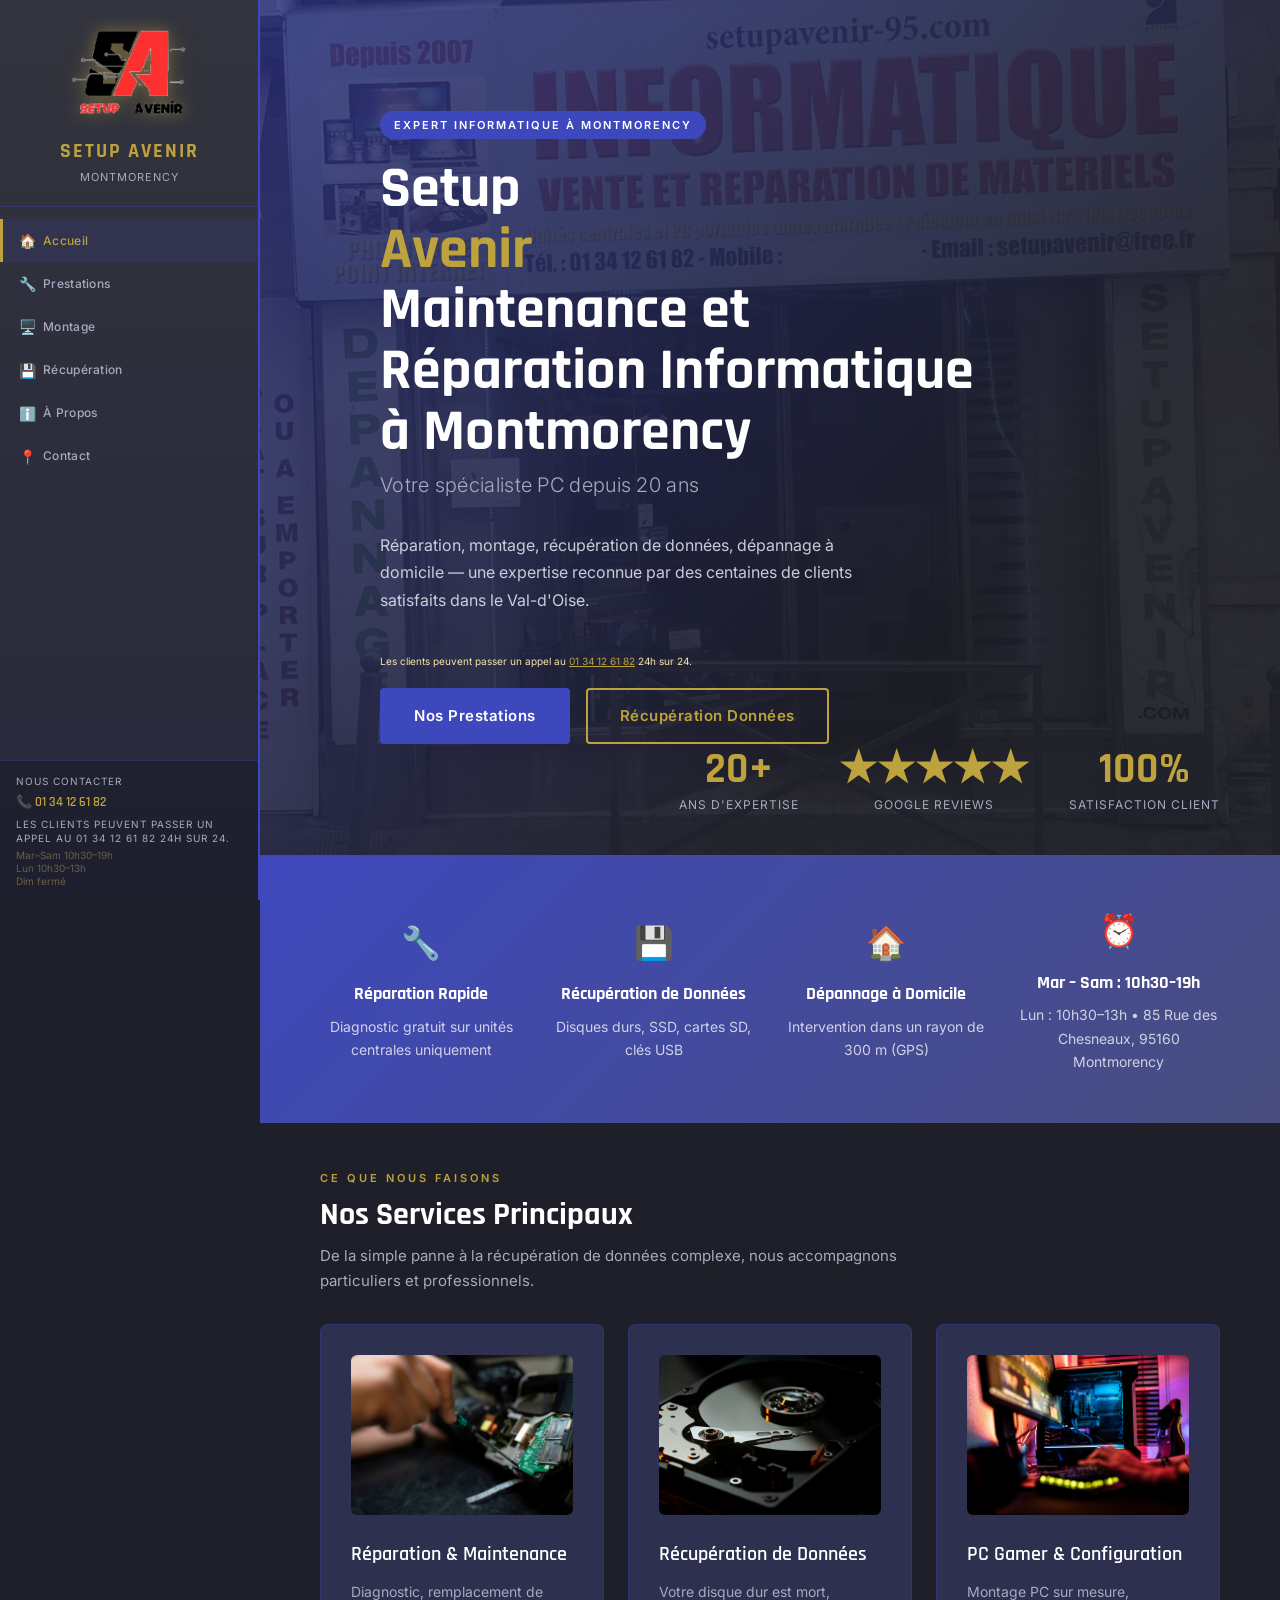
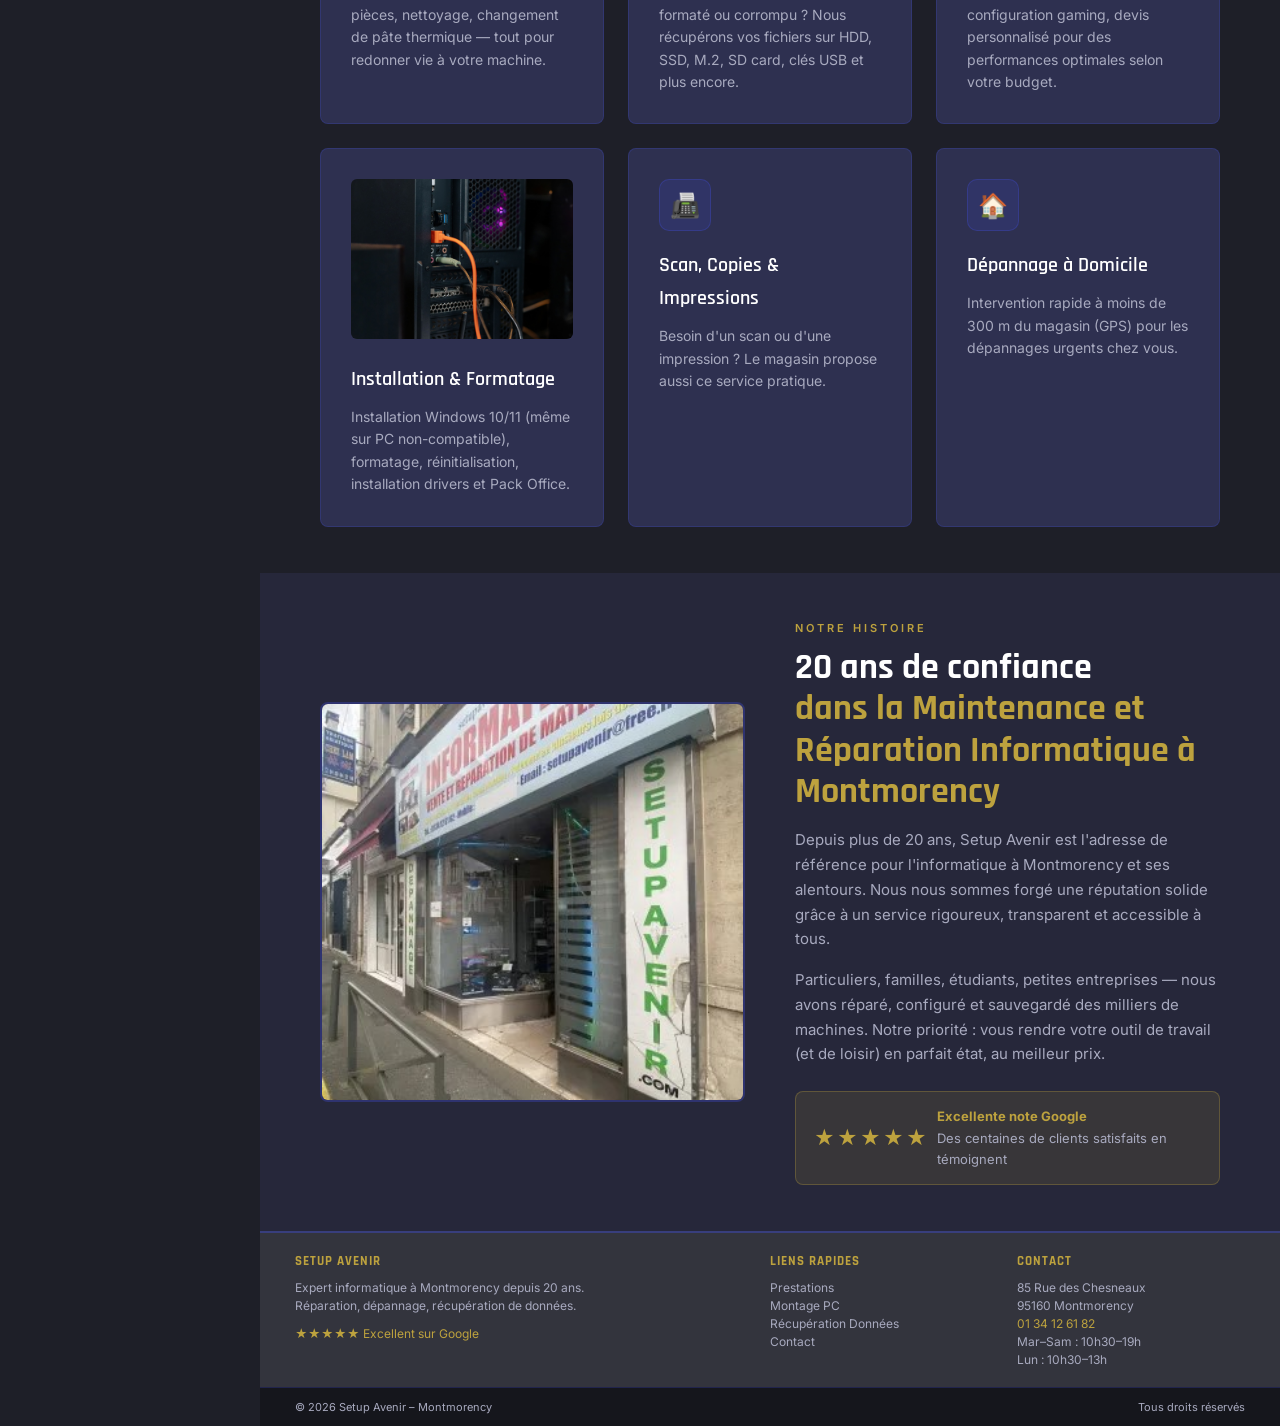
<file: index.html>
<!DOCTYPE html>
<html lang="fr">
<head>
  <meta charset="UTF-8">
  <meta name="viewport" content="width=device-width, initial-scale=1.0">
  <title>SetupAvenir – Maintenance et Réparation Informatique Montmorency</title>
  <meta name="description" content="Réparation PC, récupération de données et dépannage informatique à Montmorency depuis 20 ans. Ouvert du mardi au samedi 10h30–19h et le lundi 10h30–13h. 85 Rue des Chesneaux, 95160 Montmorency.">
  <link rel="canonical" href="https://setupavenir.fr/">
  <link rel="icon" type="image/png" href="images/logo_transparent.png">
  <link rel="stylesheet" href="css/style.css">

  <!-- Open Graph -->
  <meta property="og:type" content="website">
  <meta property="og:title" content="Setup Avenir – Réparation Informatique Montmorency">
  <meta property="og:description" content="Réparation PC, récupération de données, montage PC sur mesure à Montmorency depuis 20 ans. Diagnostic gratuit sur unités centrales.">
  <meta property="og:image" content="https://setupavenir.fr/images/devanture.jpg">
  <meta property="og:url" content="https://setupavenir.fr">
  <meta property="og:locale" content="fr_FR">

  <!-- Schema.org JSON-LD -->
  <script type="application/ld+json">
  {
    "@context": "https://schema.org",
    "@type": "LocalBusiness",
    "name": "Setup Avenir",
    "description": "Réparation PC, récupération de données et dépannage informatique à Montmorency depuis 20 ans.",
    "image": "https://setupavenir.fr/images/devanture.jpg",
    "url": "https://setupavenir.fr",
    "telephone": "+33134126182",
    "address": {
      "@type": "PostalAddress",
      "streetAddress": "85 Rue des Chesneaux",
      "addressLocality": "Montmorency",
      "postalCode": "95160",
      "addressCountry": "FR"
    },
    "geo": {
      "@type": "GeoCoordinates",
      "latitude": 48.9880,
      "longitude": 2.3230
    },
    "openingHoursSpecification": [
      {
        "@type": "OpeningHoursSpecification",
        "dayOfWeek": ["Tuesday","Wednesday","Thursday","Friday","Saturday"],
        "opens": "10:30",
        "closes": "19:00"
      },
      {
        "@type": "OpeningHoursSpecification",
        "dayOfWeek": ["Monday"],
        "opens": "10:30",
        "closes": "13:00"
      }
    ],
    "hasMap": "https://www.google.com/maps?q=85+Rue+des+Chesneaux+95160+Montmorency"
  }
  </script>
</head>
<body>

<button class="menu-toggle" onclick="document.querySelector('.sidebar').classList.toggle('open')">☰</button>

<!-- SIDEBAR -->
<aside class="sidebar">
  <div class="sidebar-logo">
    <img src="images/logo_transparent.png" alt="Logo Setup Avenir – Réparation informatique Montmorency">
    <div class="sidebar-logo-text">Setup Avenir</div>
    <div class="sidebar-logo-sub">Montmorency</div>
  </div>
  <nav class="sidebar-nav">
    <a href="index.html" class="active"><span class="icon">🏠</span> Accueil</a>
    <a href="prestation.html"><span class="icon">🔧</span> Prestations</a>
    <a href="montage.html"><span class="icon">🖥️</span> Montage</a>
    <a href="recuperationdonnees.html"><span class="icon">💾</span> Récupération</a>
    <a href="apropos.html"><span class="icon">ℹ️</span> À Propos</a>
    <a href="contact.html"><span class="icon">📍</span> Contact</a>
  </nav>
  <div class="sidebar-contact">
    <p>Nous contacter</p>
    <a href="tel:0134126182" class="phone">📞 01 34 12 61 82</a>
    <p class="availability-note">Les clients peuvent passer un appel au 01 34 12 61 82 24h sur 24.</p>
    <div class="sidebar-hours">
      Mar–Sam 10h30–19h<br>
      Lun 10h30–13h<br>
      Dim fermé
    </div>
  </div>
</aside>

<!-- MAIN -->
<main class="main-content">

  <!-- HERO -->
  <section class="hero">
    <div class="hero-bg"></div>
    <div class="hero-overlay"></div>
    <div class="hero-content">
      <div class="hero-badge">Expert Informatique à Montmorency</div>
      <h1 class="hero-title">Setup<br><span>Avenir</span><br>Maintenance et Réparation Informatique à Montmorency</h1>
      <p class="hero-subtitle">Votre spécialiste PC depuis 20 ans</p>
      <p class="hero-desc">Réparation, montage, récupération de données, dépannage à domicile — une expertise reconnue par des centaines de clients satisfaits dans le Val-d'Oise.</p>
      <p class="availability-note" style="margin: 0 0 20px; color: #f6e8a8;">Les clients peuvent passer un appel au <a href="tel:0134126182" style="color:var(--or)">01 34 12 61 82</a> 24h sur 24.</p>
      <div class="hero-cta">
        <a href="prestation.html" class="btn-primary">Nos Prestations</a>
        <a href="recuperationdonnees.html" class="btn-secondary">Récupération Données</a>
      </div>
    </div>
    <div class="hero-stats">
      <div class="stat">
        <div class="stat-num">20+</div>
        <div class="stat-label">Ans d'expertise</div>
      </div>
      <div class="stat">
        <div class="stat-num">★★★★★</div>
        <div class="stat-label">Google Reviews</div>
      </div>
      <div class="stat">
        <div class="stat-num">100%</div>
        <div class="stat-label">Satisfaction client</div>
      </div>
    </div>
  </section>

  <!-- INFOS RAPIDES -->
  <div class="info-band">
    <div class="info-item">
      <div class="icon">🔧</div>
      <h3>Réparation Rapide</h3>
      <p>Diagnostic gratuit sur unités centrales uniquement</p>
    </div>
    <div class="info-item">
      <div class="icon">💾</div>
      <h3>Récupération de Données</h3>
      <p>Disques durs, SSD, cartes SD, clés USB</p>
    </div>
    <div class="info-item">
      <div class="icon">🏠</div>
      <h3>Dépannage à Domicile</h3>
      <p>Intervention dans un rayon de 300 m (GPS)</p>
    </div>
    <div class="info-item">
      <div class="icon">⏰</div>
      <h3>Mar – Sam : 10h30–19h</h3>
      <p>Lun : 10h30–13h • 85 Rue des Chesneaux, 95160 Montmorency</p>
    </div>
  </div>

  <!-- SERVICES PHARES -->
  <section>
    <div class="section-label">Ce que nous faisons</div>
    <h2 class="section-title">Nos Services Principaux</h2>
    <p class="section-desc">De la simple panne à la récupération de données complexe, nous accompagnons particuliers et professionnels.</p>
    <div class="services-grid">
      <div class="service-card">
        <img src="images/maintenance.jpg" alt="Réparation et maintenance PC à Montmorency – Setup Avenir">
        <h3>Réparation & Maintenance</h3>
        <p>Diagnostic, remplacement de pièces, nettoyage, changement de pâte thermique — tout pour redonner vie à votre machine.</p>
      </div>
      <div class="service-card">
        <img src="images/disquedur.jpg" alt="Récupération de données disque dur à Montmorency – Setup Avenir">
        <h3>Récupération de Données</h3>
        <p>Votre disque dur est mort, formaté ou corrompu ? Nous récupérons vos fichiers sur HDD, SSD, M.2, SD card, clés USB et plus encore.</p>
      </div>
      <div class="service-card">
        <img src="images/pcgameur.jpg" alt="Montage PC gaming sur mesure Montmorency – Setup Avenir">
        <h3>PC Gamer & Configuration</h3>
        <p>Montage PC sur mesure, configuration gaming, devis personnalisé pour des performances optimales selon votre budget.</p>
      </div>
      <div class="service-card">
        <img src="images/pcarriere.jpg" alt="Installation Windows 10 et 11 à Montmorency – Setup Avenir">
        <h3>Installation & Formatage</h3>
        <p>Installation Windows 10/11 (même sur PC non-compatible), formatage, réinitialisation, installation drivers et Pack Office.</p>
      </div>
      <div class="service-card">
        <div class="service-icon">📠</div>
        <h3>Scan, Copies & Impressions</h3>
        <p>Besoin d'un scan ou d'une impression ? Le magasin propose aussi ce service pratique.</p>
      </div>
      <div class="service-card">
        <div class="service-icon">🏠</div>
        <h3>Dépannage à Domicile</h3>
        <p>Intervention rapide à moins de 300 m du magasin (GPS) pour les dépannages urgents chez vous.</p>
      </div>
    </div>
  </section>

  <!-- ABOUT -->
  <section>
    <div class="about-grid">
      <img src="images/devanturebis.jpg" alt="Devanture du magasin Setup Avenir, 85 Rue des Chesneaux, Montmorency" class="about-img">
      <div class="about-text">
        <div class="section-label">Notre histoire</div>
        <h2>20 ans de confiance<br><span>dans la Maintenance et Réparation Informatique à Montmorency</span></h2>
        <p>Depuis plus de 20 ans, Setup Avenir est l'adresse de référence pour l'informatique à Montmorency et ses alentours. Nous nous sommes forgé une réputation solide grâce à un service rigoureux, transparent et accessible à tous.</p>
        <p>Particuliers, familles, étudiants, petites entreprises — nous avons réparé, configuré et sauvegardé des milliers de machines. Notre priorité : vous rendre votre outil de travail (et de loisir) en parfait état, au meilleur prix.</p>
        <div class="google-stars">
          <div class="stars">★★★★★</div>
          <div class="google-text"><strong>Excellente note Google</strong><br>Des centaines de clients satisfaits en témoignent</div>
        </div>
      </div>
    </div>
  </section>

</main>

<!-- FOOTER -->
<footer class="footer">
  <div>
    <h4>Setup Avenir</h4>
    <p>Expert informatique à Montmorency depuis 20 ans.<br>Réparation, dépannage, récupération de données.</p>
    <p style="margin-top:10px; color: var(--or);">★★★★★ Excellent sur Google</p>
  </div>
  <div>
    <h4>Liens Rapides</h4>
    <a href="prestation.html" style="display:block">Prestations</a>
    <a href="montage.html" style="display:block">Montage PC</a>
    <a href="recuperationdonnees.html" style="display:block">Récupération Données</a>
    <a href="contact.html" style="display:block">Contact</a>
  </div>
  <div>
    <h4>Contact</h4>
    <p>85 Rue des Chesneaux<br>95160 Montmorency</p>
    <p><a href="tel:0134126182" style="color:var(--or)">01 34 12 61 82</a></p>
    <p>Mar–Sam : 10h30–19h<br>Lun : 10h30–13h</p>
  </div>
</footer>
<div class="footer-bottom">
  <span>© 2026 Setup Avenir – Montmorency</span>
  <span>Tous droits réservés</span>
</div>

<script>
  document.querySelectorAll('.sidebar a').forEach(a => {
    if (a.href === location.href) a.classList.add('active');
  });
</script>
</body>
</html>
</file>
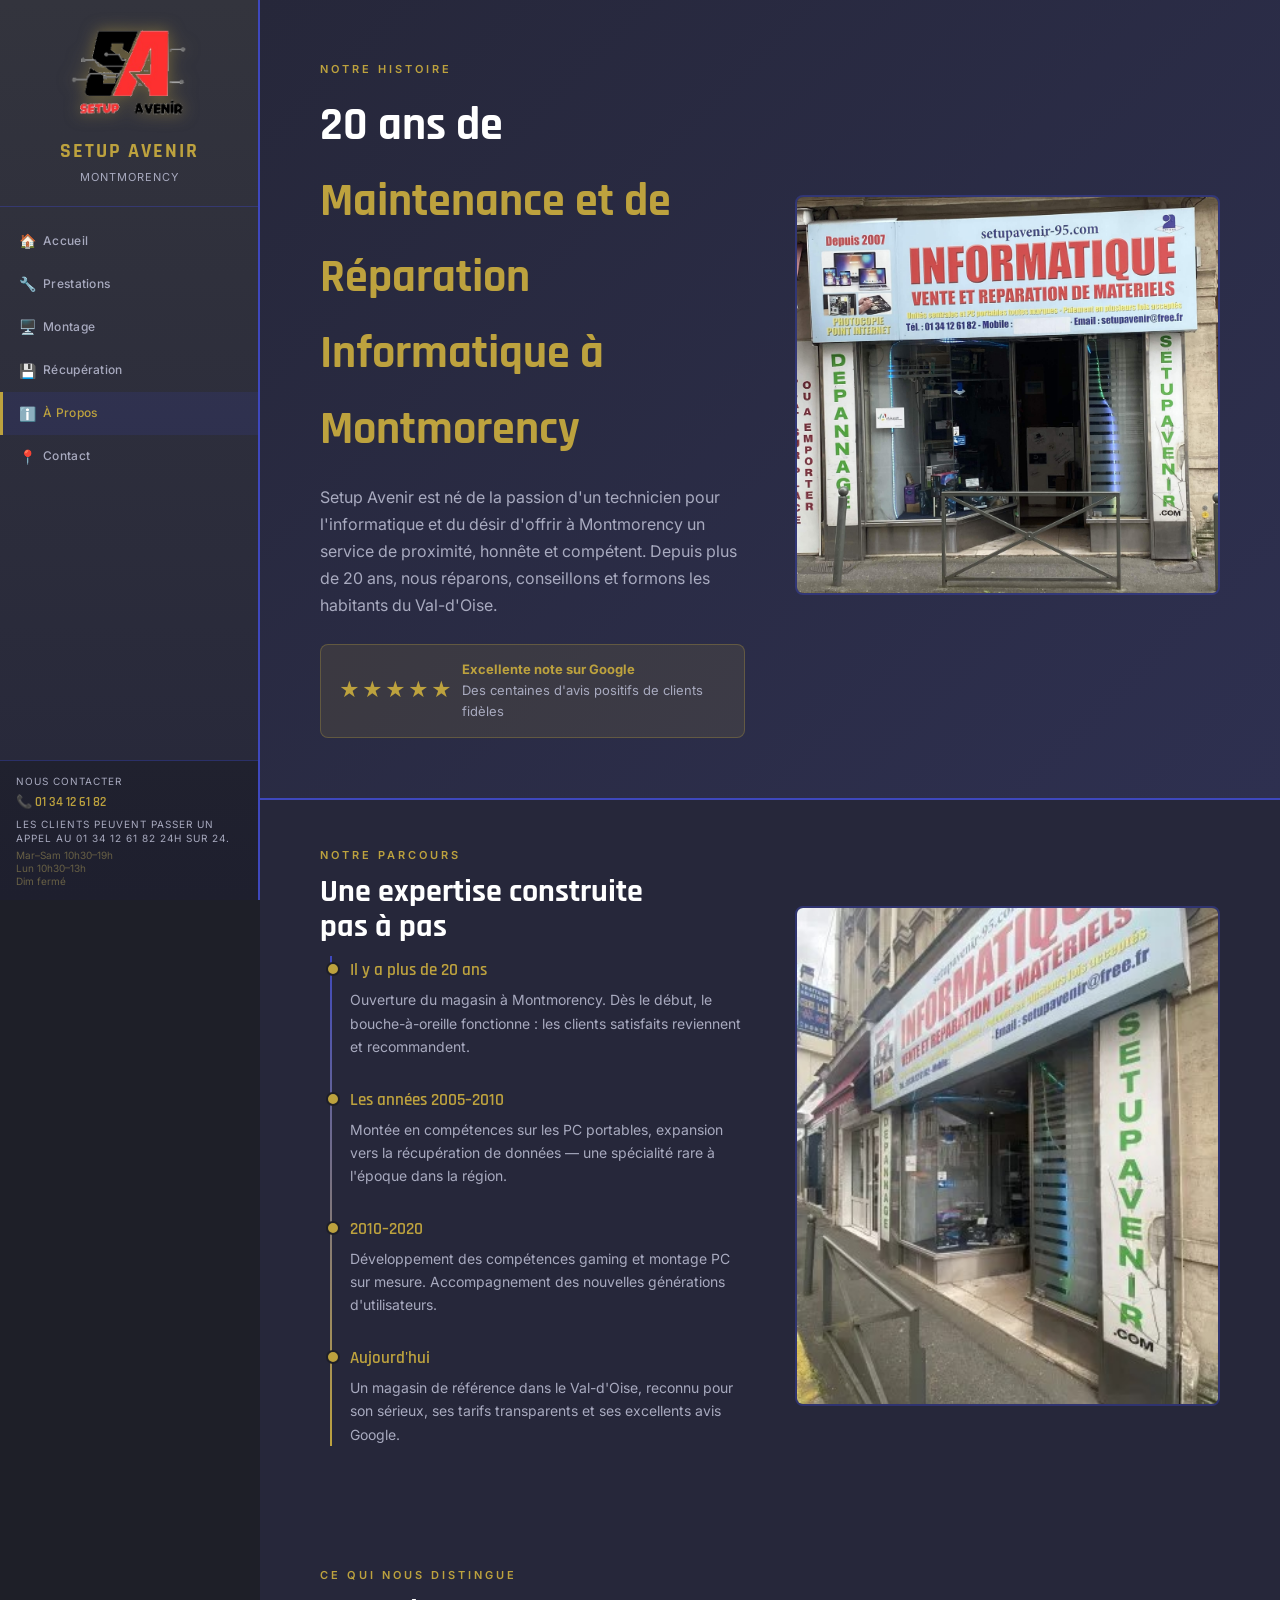
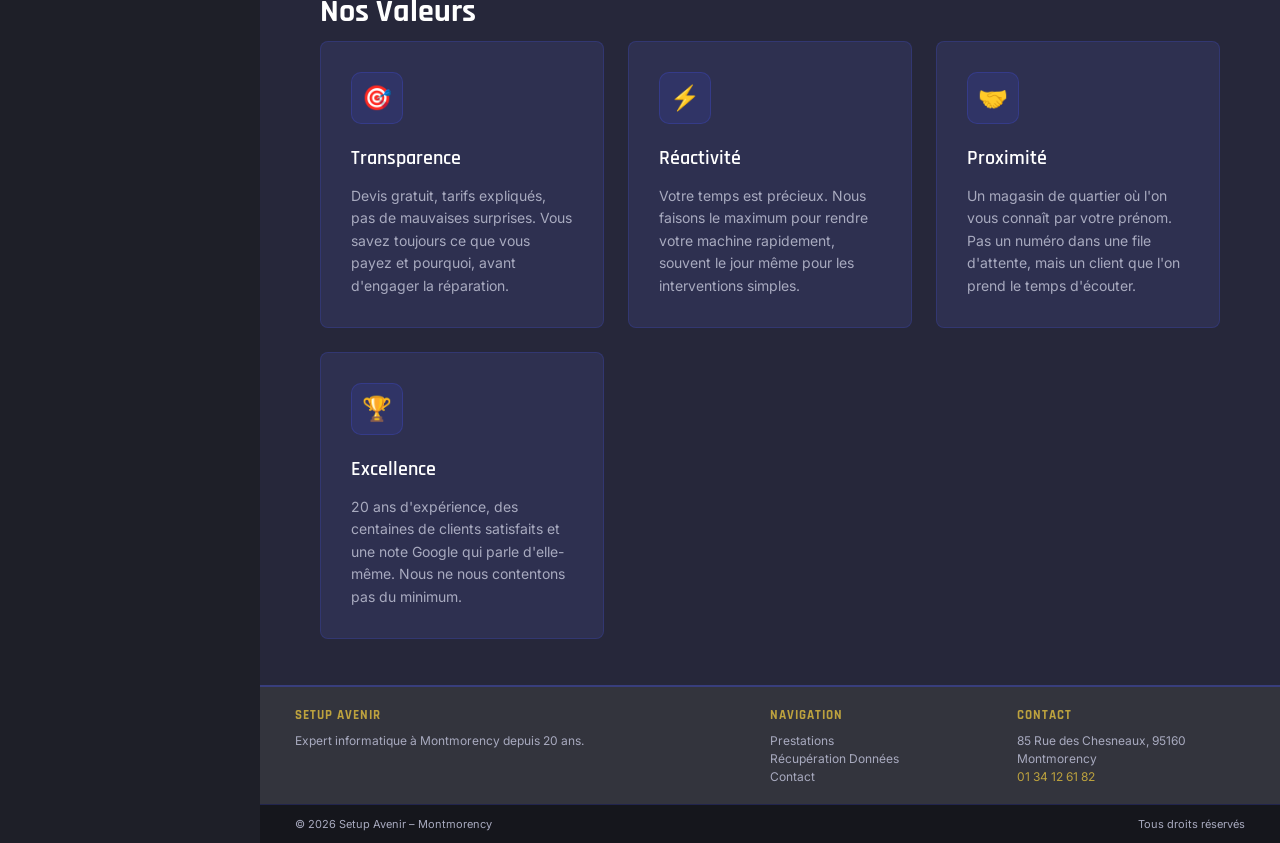
<file: apropos.html>
<!DOCTYPE html>
<html lang="fr">
<head>
  <meta charset="UTF-8">
  <meta name="viewport" content="width=device-width, initial-scale=1.0">
  <title>À Propos | Setup Avenir – Expert Informatique Montmorency depuis 20 ans</title>
  <meta name="description" content="Setup Avenir, votre réparateur informatique de confiance à Montmorency depuis plus de 20 ans. Transparence, réactivité et proximité pour particuliers et professionnels du Val-d'Oise.">
  <link rel="canonical" href="https://setupavenir.fr/apropos.html">
  <link rel="icon" type="image/png" href="images/logo_transparent.png">
  <link rel="stylesheet" href="css/style.css">

  <!-- Open Graph -->
  <meta property="og:type" content="website">
  <meta property="og:title" content="À Propos | Setup Avenir – Expert Informatique Montmorency">
  <meta property="og:description" content="20 ans d'expertise en réparation informatique à Montmorency. Transparence, réactivité, excellente note Google.">
  <meta property="og:image" content="https://setupavenir.fr/images/devanture.jpg">
  <meta property="og:url" content="https://setupavenir.fr/apropos.html">
  <meta property="og:locale" content="fr_FR">
</head>
<body>

<button class="menu-toggle" onclick="document.querySelector('.sidebar').classList.toggle('open')">☰</button>

<aside class="sidebar">
  <div class="sidebar-logo">
    <img src="images/logo_transparent.png" alt="Logo Setup Avenir – Réparation informatique Montmorency">
    <div class="sidebar-logo-text">Setup Avenir</div>
    <div class="sidebar-logo-sub">Montmorency</div>
  </div>
  <nav class="sidebar-nav">
    <a href="index.html"><span class="icon">🏠</span> Accueil</a>
    <a href="prestation.html"><span class="icon">🔧</span> Prestations</a>
    <a href="montage.html"><span class="icon">🖥️</span> Montage</a>
    <a href="recuperationdonnees.html"><span class="icon">💾</span> Récupération</a>
    <a href="apropos.html" class="active"><span class="icon">ℹ️</span> À Propos</a>
    <a href="contact.html"><span class="icon">📍</span> Contact</a>
  </nav>
  <div class="sidebar-contact">
    <p>Nous contacter</p>
    <a href="tel:0134126182" class="phone">📞 01 34 12 61 82</a>
    <p class="availability-note">Les clients peuvent passer un appel au 01 34 12 61 82 24h sur 24.</p>
    <div class="sidebar-hours">Mar–Sam 10h30–19h<br>Lun 10h30–13h<br>Dim fermé</div>
  </div>
</aside>

<main class="main-content">

  <div class="about-hero">
    <div>
      <div class="section-label">Notre histoire</div>
      <h1 style="font-family:'Rajdhani',sans-serif;font-size:46px;font-weight:700;color:#fff;margin-bottom:16px;">20 ans de <span style="color:var(--or)">Maintenance et de Réparation Informatique à Montmorency</span></h1>
      <p style="color:var(--texte2);font-size:16px;line-height:1.7;max-width:560px;">Setup Avenir est né de la passion d'un technicien pour l'informatique et du désir d'offrir à Montmorency un service de proximité, honnête et compétent. Depuis plus de 20 ans, nous réparons, conseillons et formons les habitants du Val-d'Oise.</p>
      <div class="google-stars" style="margin-top:24px">
        <div class="stars">★★★★★</div>
        <div class="google-text"><strong>Excellente note sur Google</strong><br>Des centaines d'avis positifs de clients fidèles</div>
      </div>
    </div>
    <div>
      <img src="images/devanture.jpg" alt="Devanture du magasin Setup Avenir, 85 Rue des Chesneaux, Montmorency" class="about-img">
    </div>
  </div>

  <section>
    <div class="about-grid">
      <div>
        <div class="section-label">Notre parcours</div>
        <h2 class="section-title">Une expertise construite<br>pas à pas</h2>
        <div class="timeline">
          <div class="timeline-item">
            <h3>Il y a plus de 20 ans</h3>
            <p>Ouverture du magasin à Montmorency. Dès le début, le bouche-à-oreille fonctionne : les clients satisfaits reviennent et recommandent.</p>
          </div>
          <div class="timeline-item">
            <h3>Les années 2005–2010</h3>
            <p>Montée en compétences sur les PC portables, expansion vers la récupération de données — une spécialité rare à l'époque dans la région.</p>
          </div>
          <div class="timeline-item">
            <h3>2010–2020</h3>
            <p>Développement des compétences gaming et montage PC sur mesure. Accompagnement des nouvelles générations d'utilisateurs.</p>
          </div>
          <div class="timeline-item">
            <h3>Aujourd'hui</h3>
            <p>Un magasin de référence dans le Val-d'Oise, reconnu pour son sérieux, ses tarifs transparents et ses excellents avis Google.</p>
          </div>
        </div>
      </div>
      <div>
        <img src="images/devanturebis.jpg" alt="Vue extérieure du magasin Setup Avenir à Montmorency" class="about-img" style="max-height:500px">
      </div>
    </div>
  </section>

  <section style="background:var(--bg2)">
    <div class="section-label">Ce qui nous distingue</div>
    <h2 class="section-title">Nos Valeurs</h2>
    <div class="services-grid">
      <div class="service-card">
        <div class="service-icon">🎯</div>
        <h3>Transparence</h3>
        <p>Devis gratuit, tarifs expliqués, pas de mauvaises surprises. Vous savez toujours ce que vous payez et pourquoi, avant d'engager la réparation.</p>
      </div>
      <div class="service-card">
        <div class="service-icon">⚡</div>
        <h3>Réactivité</h3>
        <p>Votre temps est précieux. Nous faisons le maximum pour rendre votre machine rapidement, souvent le jour même pour les interventions simples.</p>
      </div>
      <div class="service-card">
        <div class="service-icon">🤝</div>
        <h3>Proximité</h3>
        <p>Un magasin de quartier où l'on vous connaît par votre prénom. Pas un numéro dans une file d'attente, mais un client que l'on prend le temps d'écouter.</p>
      </div>
      <div class="service-card">
        <div class="service-icon">🏆</div>
        <h3>Excellence</h3>
        <p>20 ans d'expérience, des centaines de clients satisfaits et une note Google qui parle d'elle-même. Nous ne nous contentons pas du minimum.</p>
      </div>
    </div>
  </section>

</main>

<footer class="footer">
  <div>
    <h4>Setup Avenir</h4>
    <p>Expert informatique à Montmorency depuis 20 ans.</p>
  </div>
  <div>
    <h4>Navigation</h4>
    <a href="prestation.html" style="display:block">Prestations</a>
    <a href="recuperationdonnees.html" style="display:block">Récupération Données</a>
    <a href="contact.html" style="display:block">Contact</a>
  </div>
  <div>
    <h4>Contact</h4>
    <p>85 Rue des Chesneaux, 95160 Montmorency</p>
    <p><a href="tel:0134126182" style="color:var(--or)">01 34 12 61 82</a></p>
  </div>
</footer>
<div class="footer-bottom">
  <span>© 2026 Setup Avenir – Montmorency</span>
  <span>Tous droits réservés</span>
</div>
</body>
</html>
</file>
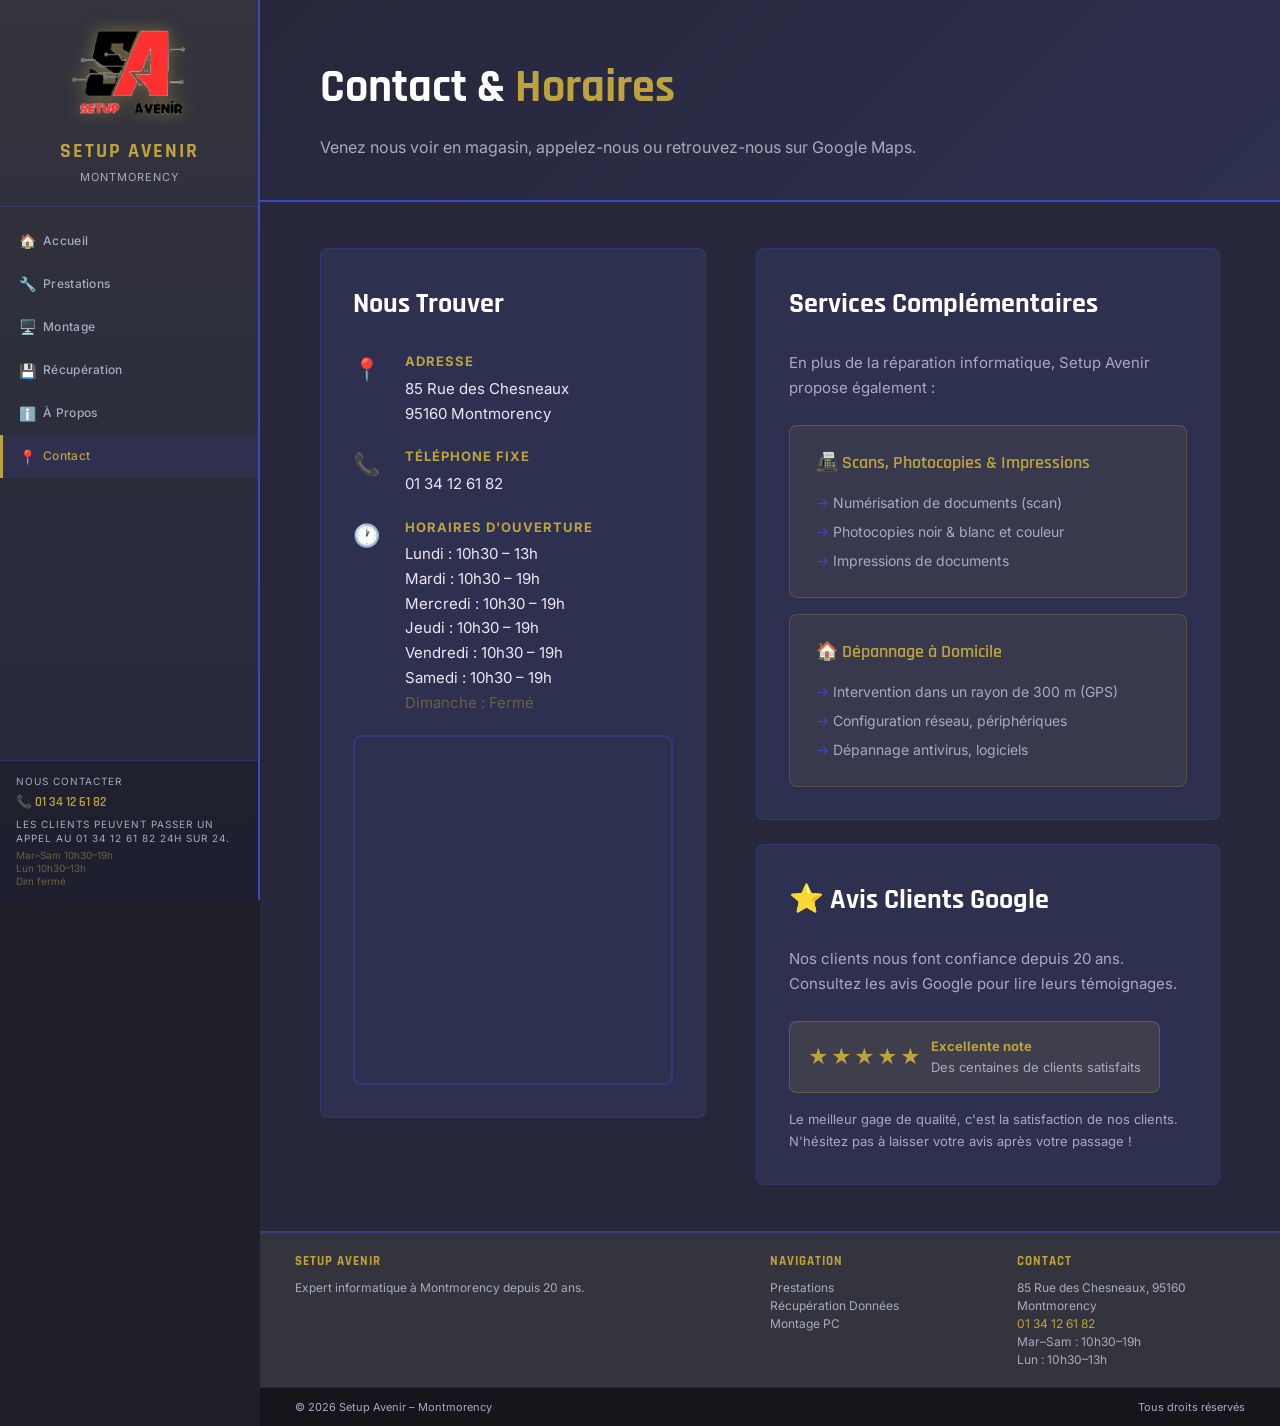
<file: contact.html>
<!DOCTYPE html>
<html lang="fr">
<head>
  <meta charset="UTF-8">
  <meta name="viewport" content="width=device-width, initial-scale=1.0">
  <title>Contact & Horaires | Setup Avenir – Réparation Informatique Montmorency</title>
  <meta name="description" content="Contactez Setup Avenir à Montmorency. 85 Rue des Chesneaux, 95160 Montmorency. Tél : 01 34 12 61 82. Ouvert du mardi au samedi 10h30–19h, lundi 10h30–13h.">
  <link rel="canonical" href="https://setupavenir.fr/contact.html">
  <link rel="icon" type="image/png" href="images/logo_transparent.png">
  <link rel="stylesheet" href="css/style.css">

  <!-- Open Graph -->
  <meta property="og:type" content="website">
  <meta property="og:title" content="Contact & Horaires | Setup Avenir – Réparation Informatique Montmorency">
  <meta property="og:description" content="85 Rue des Chesneaux, 95160 Montmorency. Tél : 01 34 12 61 82. Mar–Sam 10h30–19h, Lun 10h30–13h.">
  <meta property="og:image" content="https://setupavenir.fr/images/devanture.jpg">
  <meta property="og:url" content="https://setupavenir.fr/contact.html">
  <meta property="og:locale" content="fr_FR">
</head>
<body>

<button class="menu-toggle" onclick="document.querySelector('.sidebar').classList.toggle('open')">☰</button>

<aside class="sidebar">
  <div class="sidebar-logo">
    <img src="images/logo_transparent.png" alt="Logo Setup Avenir – Réparation informatique Montmorency">
    <div class="sidebar-logo-text">Setup Avenir</div>
    <div class="sidebar-logo-sub">Montmorency</div>
  </div>
  <nav class="sidebar-nav">
    <a href="index.html"><span class="icon">🏠</span> Accueil</a>
    <a href="prestation.html"><span class="icon">🔧</span> Prestations</a>
    <a href="montage.html"><span class="icon">🖥️</span> Montage</a>
    <a href="recuperationdonnees.html"><span class="icon">💾</span> Récupération</a>
    <a href="apropos.html"><span class="icon">ℹ️</span> À Propos</a>
    <a href="contact.html" class="active"><span class="icon">📍</span> Contact</a>
  </nav>
  <div class="sidebar-contact">
    <p>Nous contacter</p>
    <a href="tel:0134126182" class="phone">📞 01 34 12 61 82</a>
    <p class="availability-note">Les clients peuvent passer un appel au 01 34 12 61 82 24h sur 24.</p>
    <div class="sidebar-hours">Mar–Sam 10h30–19h<br>Lun 10h30–13h<br>Dim fermé</div>
  </div>
</aside>

<main class="main-content">

  <div class="page-header">
    <h1>Contact & <span>Horaires</span></h1>
    <p>Venez nous voir en magasin, appelez-nous ou retrouvez-nous sur Google Maps.</p>
  </div>

  <section>
    <div class="contact-grid">

      <div>
        <div class="contact-info-block">
          <h2>Nous Trouver</h2>

          <div class="contact-row">
            <span class="icon">📍</span>
            <div class="contact-detail">
              <strong>Adresse</strong>
              <p>85 Rue des Chesneaux<br>95160 Montmorency</p>
            </div>
          </div>

          <div class="contact-row">
            <span class="icon">📞</span>
            <div class="contact-detail">
              <strong>Téléphone Fixe</strong>
              <a href="tel:0134126182">01 34 12 61 82</a>
            </div>
          </div>

          <div class="contact-row">
            <span class="icon">🕐</span>
            <div class="contact-detail">
              <strong>Horaires d'Ouverture</strong>
              <p>
                Lundi : 10h30 – 13h<br>
                Mardi : 10h30 – 19h<br>
                Mercredi : 10h30 – 19h<br>
                Jeudi : 10h30 – 19h<br>
                Vendredi : 10h30 – 19h<br>
                Samedi : 10h30 – 19h<br>
                <span style="color:var(--bronze)">Dimanche : Fermé</span>
              </p>
            </div>
          </div>

          <div class="map-container">
            <iframe
              src="https://www.google.com/maps/embed?pb=!1m18!1m12!1m3!1d2618.8!2d2.3230!3d48.9880!2m3!1f0!2f0!3f0!3m2!1i1024!2i768!4f13.1!3m3!1m2!1s0x47e66c7d4bbfe95b%3A0x7d5b8f2a3b8e0e8d!2s85%20Rue%20des%20Chesneaux%2C%2095160%20Montmorency!5e0!3m2!1sfr!2sfr!4v1700000000000"
              allowfullscreen="" loading="lazy"
              title="Carte – Setup Avenir, 85 Rue des Chesneaux 95160 Montmorency">
            </iframe>
          </div>
        </div>
      </div>

      <div>
        <div class="contact-info-block" style="margin-bottom:24px">
          <h2>Services Complémentaires</h2>
          <p style="color:var(--texte2); margin-bottom:20px;">En plus de la réparation informatique, Setup Avenir propose également :</p>
          <div class="services-extra">
            <h3>📠 Scans, Photocopies & Impressions</h3>
            <ul>
              <li>Numérisation de documents (scan)</li>
              <li>Photocopies noir & blanc et couleur</li>
              <li>Impressions de documents</li>
            </ul>
          </div>
          <div class="services-extra" style="margin-top:16px">
            <h3>🏠 Dépannage à Domicile</h3>
            <ul>
              <li>Intervention dans un rayon de 300 m (GPS)</li>
              <li>Configuration réseau, périphériques</li>
              <li>Dépannage antivirus, logiciels</li>
            </ul>
          </div>
        </div>

        <div class="contact-info-block">
          <h2>⭐ Avis Clients Google</h2>
          <p style="color:var(--texte2);margin-bottom:16px;">Nos clients nous font confiance depuis 20 ans. Consultez les avis Google pour lire leurs témoignages.</p>
          <div class="google-stars">
            <div class="stars">★★★★★</div>
            <div class="google-text"><strong>Excellente note</strong><br>Des centaines de clients satisfaits</div>
          </div>
          <p style="color:var(--texte2);font-size:13px;margin-top:16px;">Le meilleur gage de qualité, c'est la satisfaction de nos clients. N'hésitez pas à laisser votre avis après votre passage !</p>
        </div>
      </div>

    </div>
  </section>

</main>

<footer class="footer">
  <div>
    <h4>Setup Avenir</h4>
    <p>Expert informatique à Montmorency depuis 20 ans.</p>
  </div>
  <div>
    <h4>Navigation</h4>
    <a href="prestation.html" style="display:block">Prestations</a>
    <a href="recuperationdonnees.html" style="display:block">Récupération Données</a>
    <a href="montage.html" style="display:block">Montage PC</a>
  </div>
  <div>
    <h4>Contact</h4>
    <p>85 Rue des Chesneaux, 95160 Montmorency</p>
    <p><a href="tel:0134126182" style="color:var(--or)">01 34 12 61 82</a></p>
    <p>Mar–Sam : 10h30–19h<br>Lun : 10h30–13h</p>
  </div>
</footer>
<div class="footer-bottom">
  <span>© 2026 Setup Avenir – Montmorency</span>
  <span>Tous droits réservés</span>
</div>
</body>
</html>
</file>
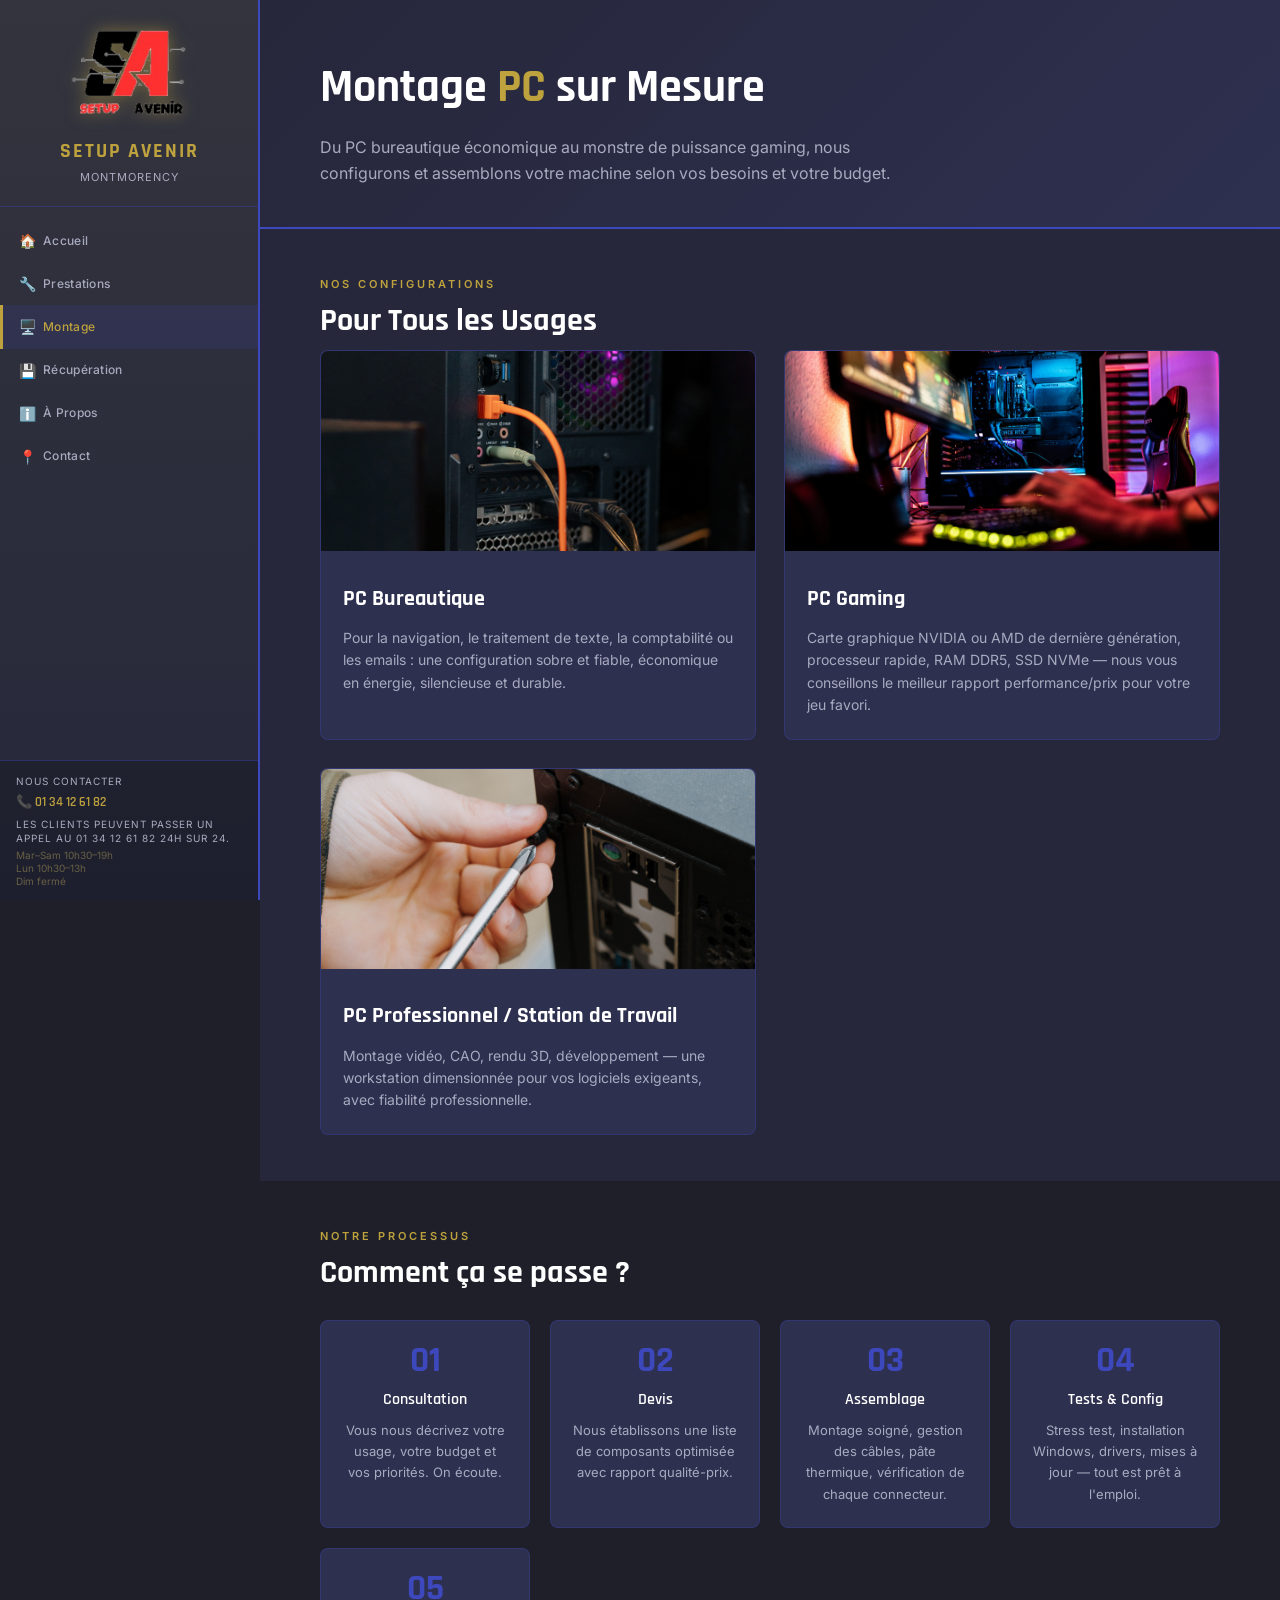
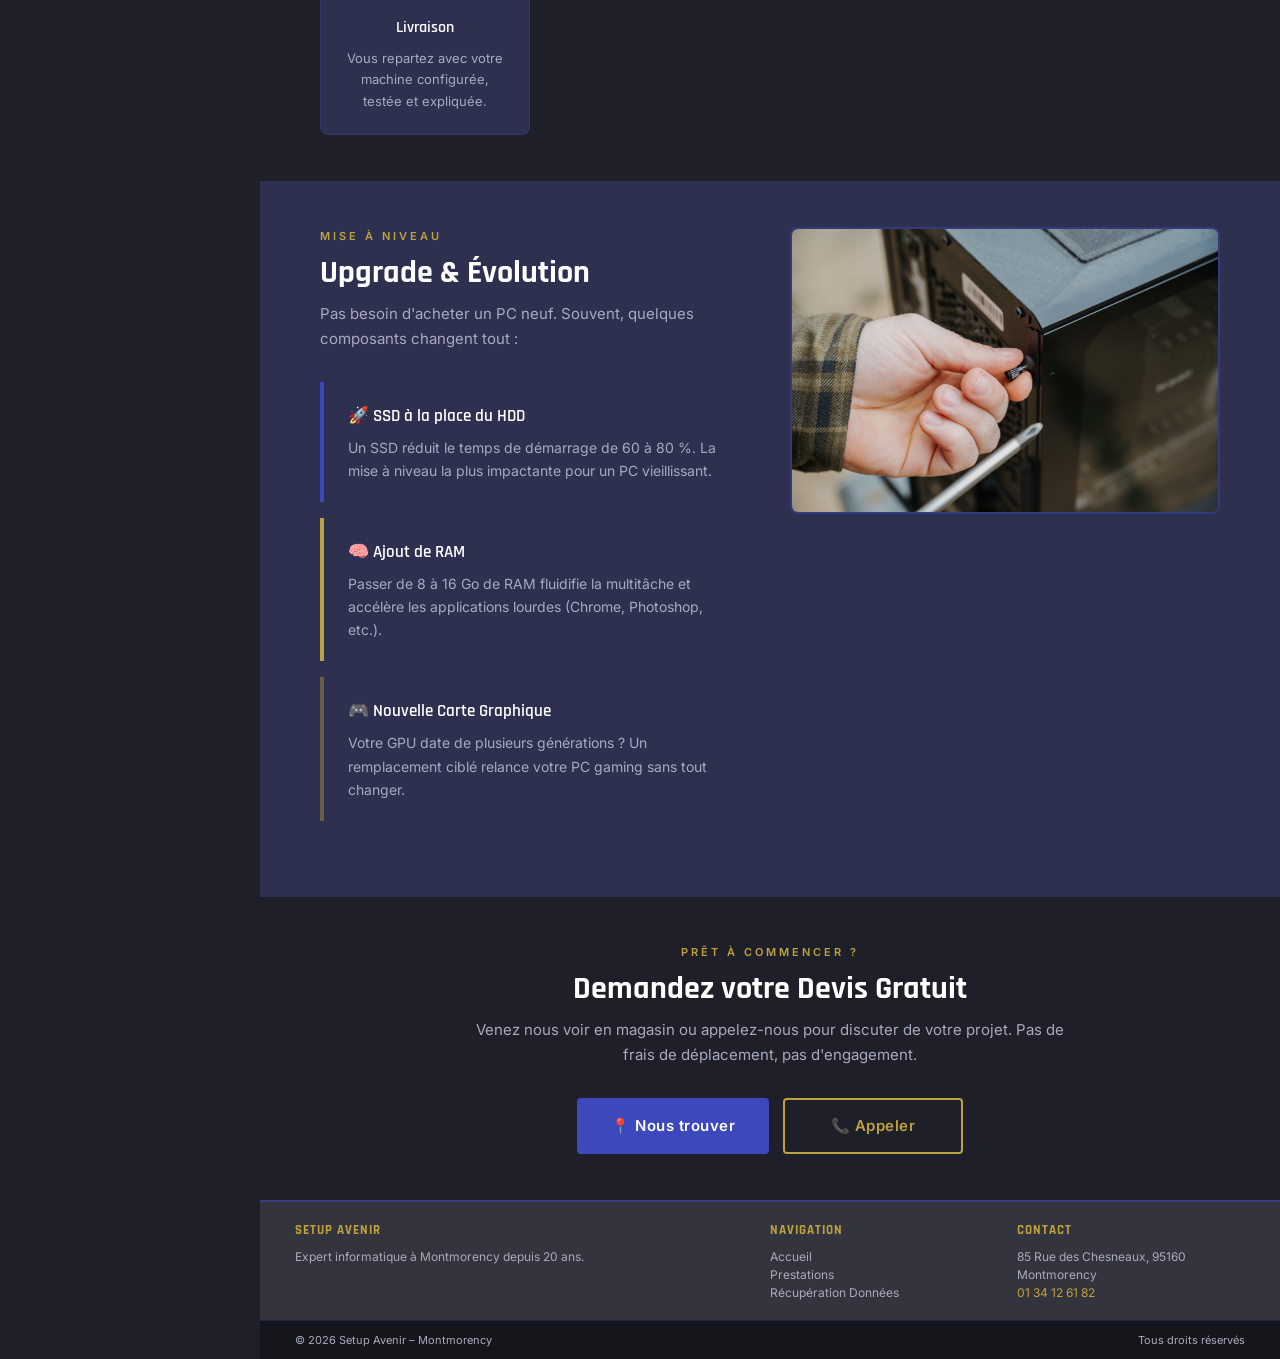
<file: montage.html>
<!DOCTYPE html>
<html lang="fr">
<head>
  <meta charset="UTF-8">
  <meta name="viewport" content="width=device-width, initial-scale=1.0">
  <title>Montage PC sur Mesure | Setup Avenir – Informatique Montmorency</title>
  <meta name="description" content="Montage PC sur mesure à Montmorency : PC bureautique, gaming, station de travail. Devis gratuit, assemblage soigné, configuration complète. Setup Avenir, 85 Rue des Chesneaux.">
  <link rel="canonical" href="https://setupavenir.fr/montage.html">
  <link rel="icon" type="image/png" href="images/logo_transparent.png">
  <link rel="stylesheet" href="css/style.css">

  <!-- Open Graph -->
  <meta property="og:type" content="website">
  <meta property="og:title" content="Montage PC sur Mesure | Setup Avenir – Montmorency">
  <meta property="og:description" content="PC bureautique, gaming ou workstation : Setup Avenir assemble votre PC sur mesure à Montmorency. Devis gratuit.">
  <meta property="og:image" content="https://setupavenir.fr/images/devanture.jpg">
  <meta property="og:url" content="https://setupavenir.fr/montage.html">
  <meta property="og:locale" content="fr_FR">
</head>
<body>

<button class="menu-toggle" onclick="document.querySelector('.sidebar').classList.toggle('open')">☰</button>

<aside class="sidebar">
  <div class="sidebar-logo">
    <img src="images/logo_transparent.png" alt="Logo Setup Avenir – Réparation informatique Montmorency">
    <div class="sidebar-logo-text">Setup Avenir</div>
    <div class="sidebar-logo-sub">Montmorency</div>
  </div>
  <nav class="sidebar-nav">
    <a href="index.html"><span class="icon">🏠</span> Accueil</a>
    <a href="prestation.html"><span class="icon">🔧</span> Prestations</a>
    <a href="montage.html" class="active"><span class="icon">🖥️</span> Montage</a>
    <a href="recuperationdonnees.html"><span class="icon">💾</span> Récupération</a>
    <a href="apropos.html"><span class="icon">ℹ️</span> À Propos</a>
    <a href="contact.html"><span class="icon">📍</span> Contact</a>
  </nav>
  <div class="sidebar-contact">
    <p>Nous contacter</p>
    <a href="tel:0134126182" class="phone">📞 01 34 12 61 82</a>
    <p class="availability-note">Les clients peuvent passer un appel au 01 34 12 61 82 24h sur 24.</p>
    <div class="sidebar-hours">Mar–Sam 10h30–19h<br>Lun 10h30–13h<br>Dim fermé</div>
  </div>
</aside>

<main class="main-content">

  <div class="page-header">
    <h1>Montage <span>PC</span> sur Mesure</h1>
    <p>Du PC bureautique économique au monstre de puissance gaming, nous configurons et assemblons votre machine selon vos besoins et votre budget.</p>
  </div>

  <section>
    <div class="section-label">Nos configurations</div>
    <h2 class="section-title">Pour Tous les Usages</h2>
    <div class="montage-grid">
      <div class="montage-card">
        <img src="images/pcarriere.jpg" alt="Montage PC bureautique sur mesure – Setup Avenir Montmorency">
        <div class="montage-card-body">
          <h3>PC Bureautique</h3>
          <p>Pour la navigation, le traitement de texte, la comptabilité ou les emails : une configuration sobre et fiable, économique en énergie, silencieuse et durable.</p>
        </div>
      </div>
      <div class="montage-card">
        <img src="images/pcgameur.jpg" alt="Montage PC gaming sur mesure à Montmorency – Setup Avenir">
        <div class="montage-card-body">
          <h3>PC Gaming</h3>
          <p>Carte graphique NVIDIA ou AMD de dernière génération, processeur rapide, RAM DDR5, SSD NVMe — nous vous conseillons le meilleur rapport performance/prix pour votre jeu favori.</p>
        </div>
      </div>
      <div class="montage-card">
        <img src="images/pcouvert.jpg" alt="Montage PC professionnel station de travail – Setup Avenir Montmorency">
        <div class="montage-card-body">
          <h3>PC Professionnel / Station de Travail</h3>
          <p>Montage vidéo, CAO, rendu 3D, développement — une workstation dimensionnée pour vos logiciels exigeants, avec fiabilité professionnelle.</p>
        </div>
      </div>
    </div>
  </section>

  <section>
    <div class="section-label">Notre processus</div>
    <h2 class="section-title">Comment ça se passe ?</h2>
    <div class="process-steps">
      <div class="step">
        <div class="step-num">01</div>
        <h4>Consultation</h4>
        <p>Vous nous décrivez votre usage, votre budget et vos priorités. On écoute.</p>
      </div>
      <div class="step">
        <div class="step-num">02</div>
        <h4>Devis</h4>
        <p>Nous établissons une liste de composants optimisée avec rapport qualité-prix.</p>
      </div>
      <div class="step">
        <div class="step-num">03</div>
        <h4>Assemblage</h4>
        <p>Montage soigné, gestion des câbles, pâte thermique, vérification de chaque connecteur.</p>
      </div>
      <div class="step">
        <div class="step-num">04</div>
        <h4>Tests & Config</h4>
        <p>Stress test, installation Windows, drivers, mises à jour — tout est prêt à l'emploi.</p>
      </div>
      <div class="step">
        <div class="step-num">05</div>
        <h4>Livraison</h4>
        <p>Vous repartez avec votre machine configurée, testée et expliquée.</p>
      </div>
    </div>
  </section>

  <section style="background: var(--bg3)">
    <div class="recup-grid">
      <div>
        <div class="section-label">Mise à niveau</div>
        <h2 class="section-title">Upgrade & Évolution</h2>
        <p style="color: var(--texte2); margin-bottom: 16px;">Pas besoin d'acheter un PC neuf. Souvent, quelques composants changent tout :</p>
        <div class="scenario-cards">
          <div class="scenario-card">
            <h3>🚀 SSD à la place du HDD</h3>
            <p>Un SSD réduit le temps de démarrage de 60 à 80 %. La mise à niveau la plus impactante pour un PC vieillissant.</p>
          </div>
          <div class="scenario-card gold">
            <h3>🧠 Ajout de RAM</h3>
            <p>Passer de 8 à 16 Go de RAM fluidifie la multitâche et accélère les applications lourdes (Chrome, Photoshop, etc.).</p>
          </div>
          <div class="scenario-card bronze">
            <h3>🎮 Nouvelle Carte Graphique</h3>
            <p>Votre GPU date de plusieurs générations ? Un remplacement ciblé relance votre PC gaming sans tout changer.</p>
          </div>
        </div>
      </div>
      <div>
        <img src="images/pcouvertbis.jpg" alt="Intérieur d'un PC monté par Setup Avenir, Montmorency" class="recup-img">
      </div>
    </div>
  </section>

  <section style="text-align: center">
    <div class="section-label">Prêt à commencer ?</div>
    <h2 class="section-title">Demandez votre Devis Gratuit</h2>
    <p class="section-desc" style="margin: 0 auto 30px;">Venez nous voir en magasin ou appelez-nous pour discuter de votre projet. Pas de frais de déplacement, pas d'engagement.</p>
    <div class="cta-stack">
      <a href="contact.html" class="btn-primary">📍 Nous trouver</a>
      <a href="tel:0134126182" class="btn-secondary">📞 Appeler</a>
    </div>
  </section>

</main>

<footer class="footer">
  <div>
    <h4>Setup Avenir</h4>
    <p>Expert informatique à Montmorency depuis 20 ans.</p>
  </div>
  <div>
    <h4>Navigation</h4>
    <a href="index.html" style="display:block">Accueil</a>
    <a href="prestation.html" style="display:block">Prestations</a>
    <a href="recuperationdonnees.html" style="display:block">Récupération Données</a>
  </div>
  <div>
    <h4>Contact</h4>
    <p>85 Rue des Chesneaux, 95160 Montmorency</p>
    <p><a href="tel:0134126182" style="color:var(--or)">01 34 12 61 82</a></p>
  </div>
</footer>
<div class="footer-bottom">
  <span>© 2026 Setup Avenir – Montmorency</span>
  <span>Tous droits réservés</span>
</div>
</body>
</html>
</file>
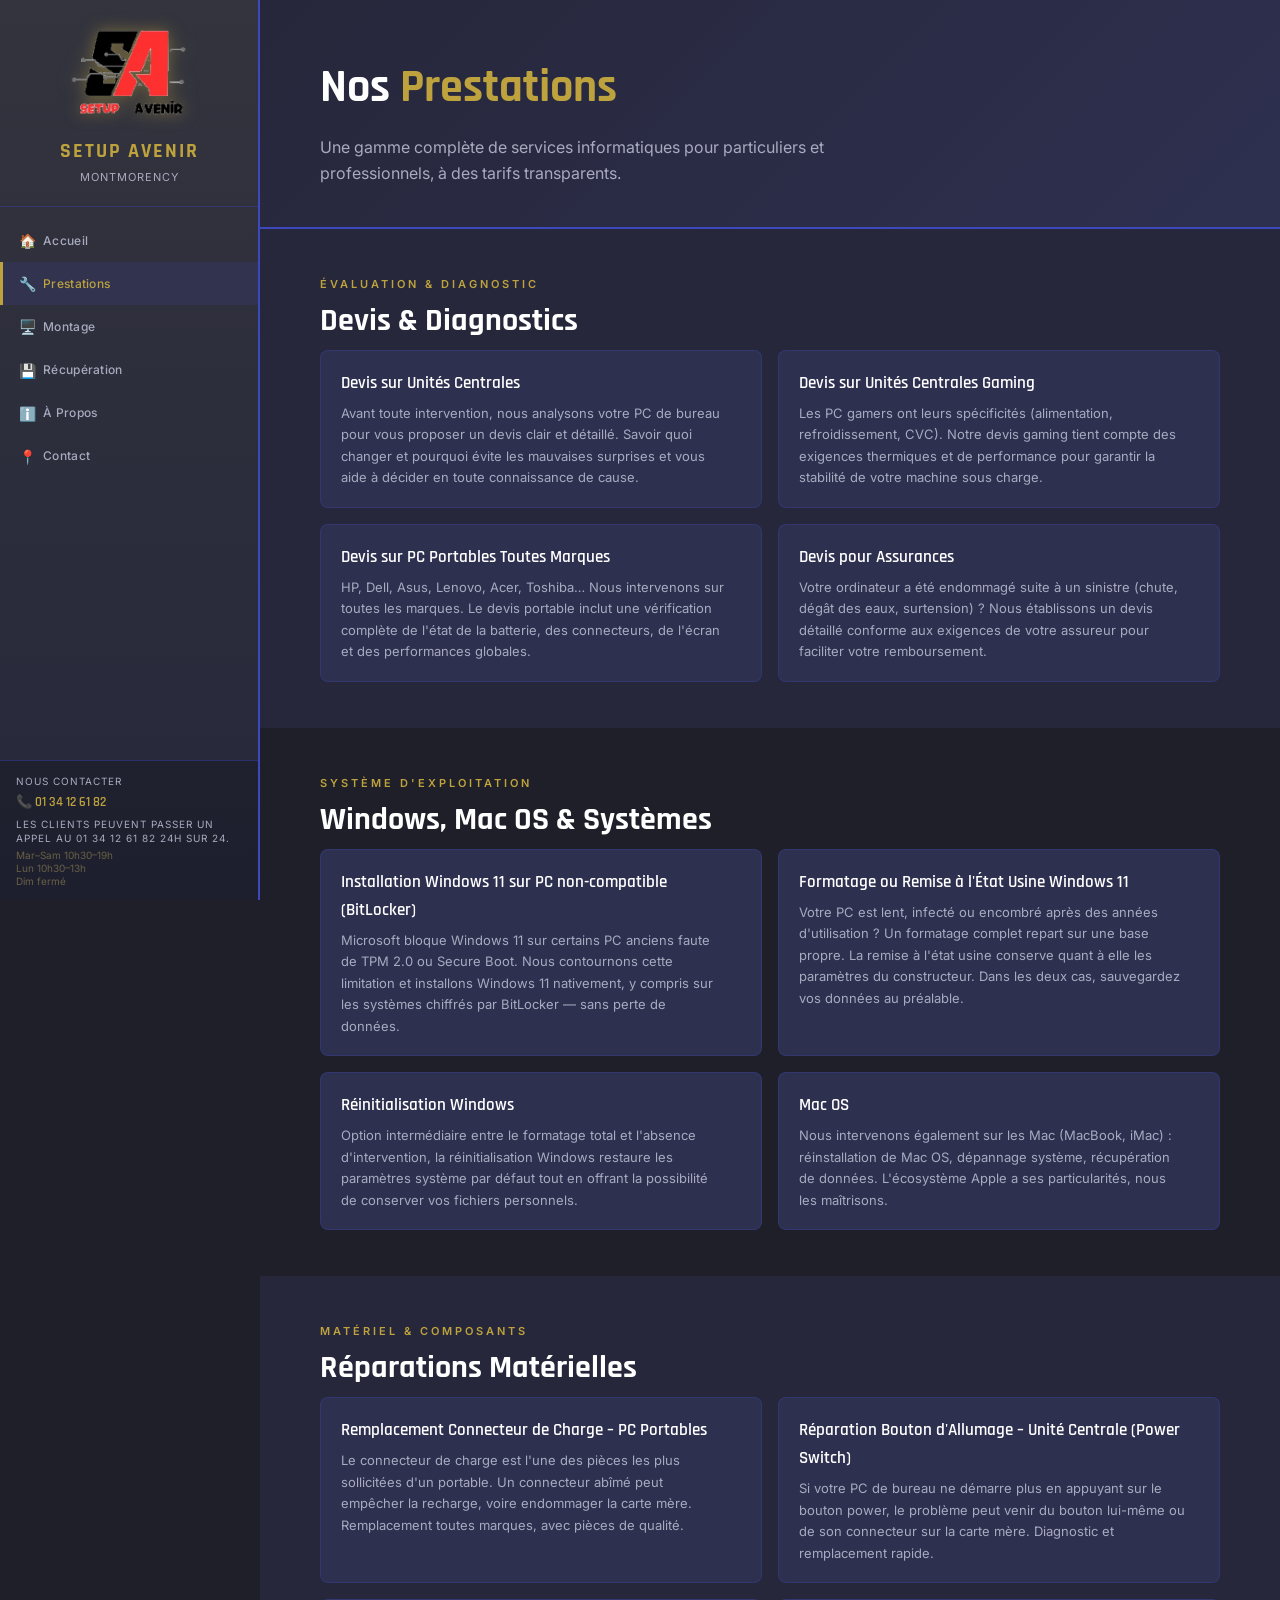
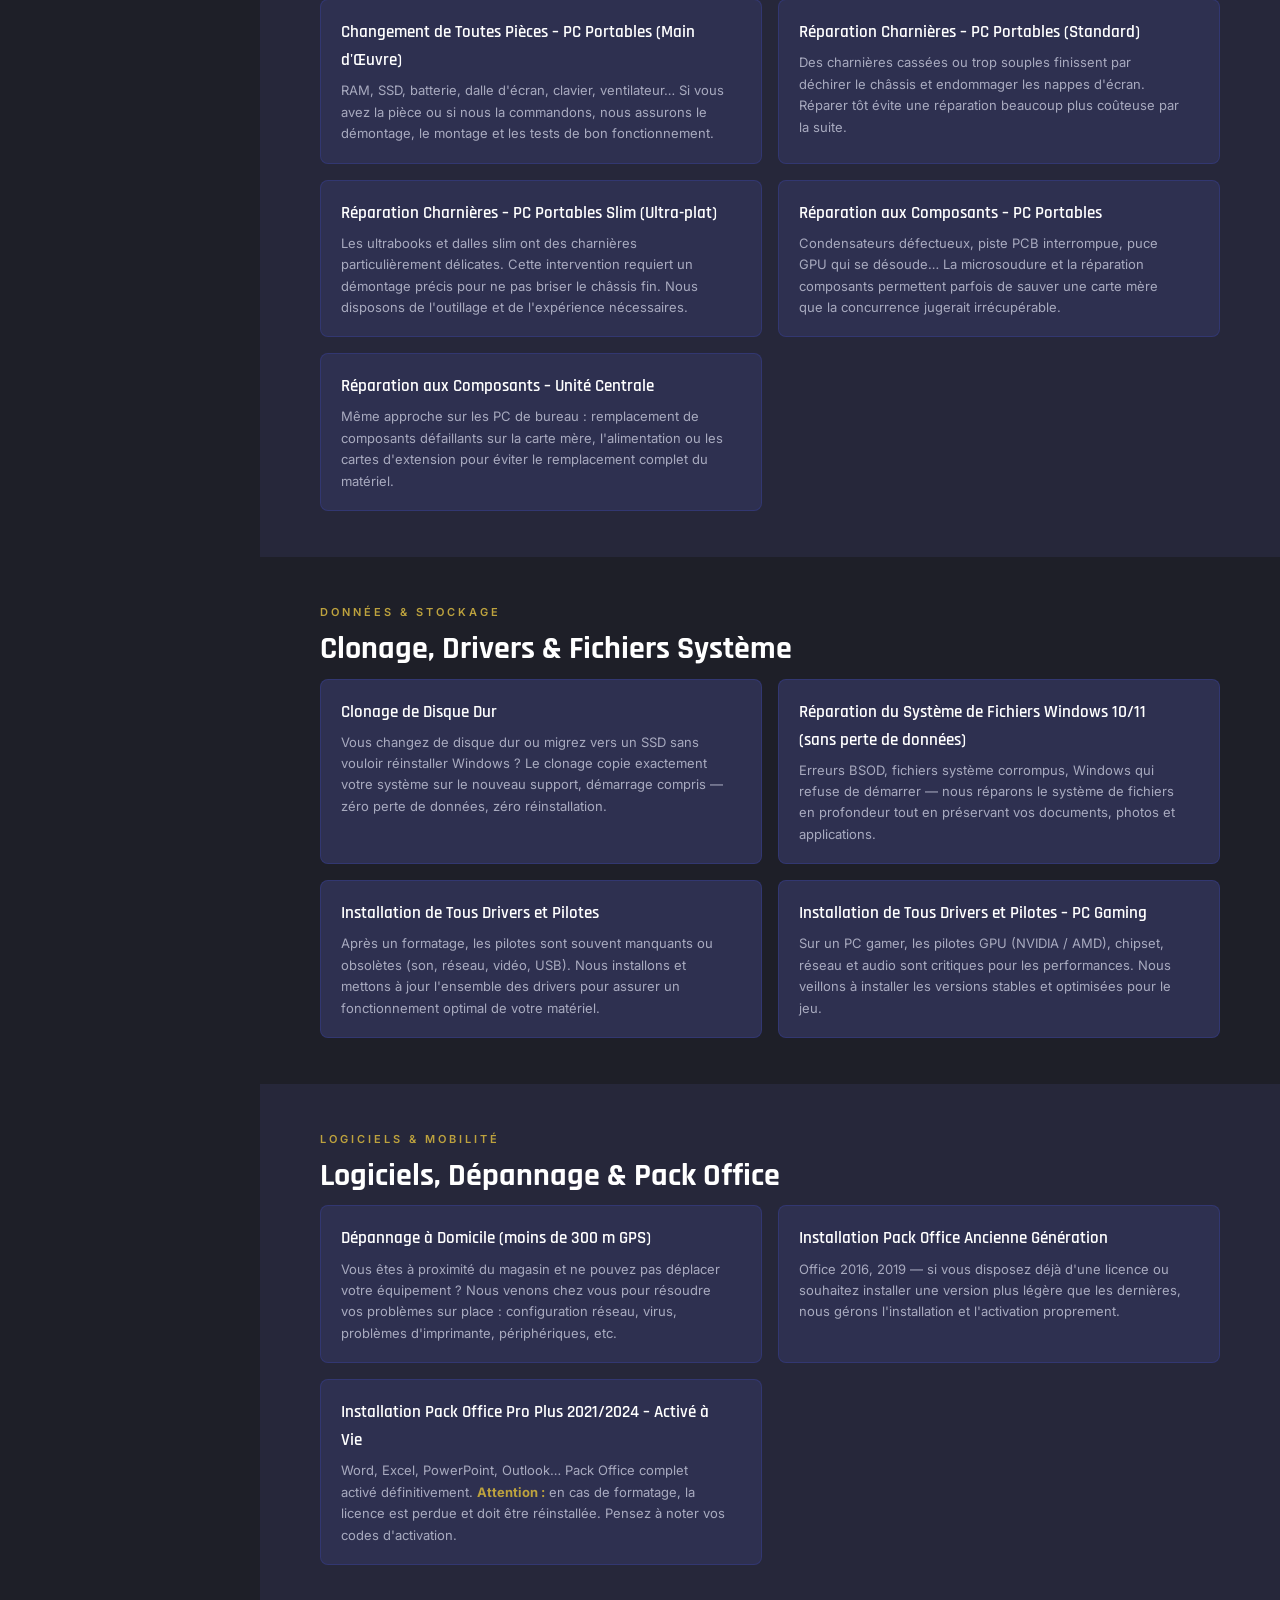
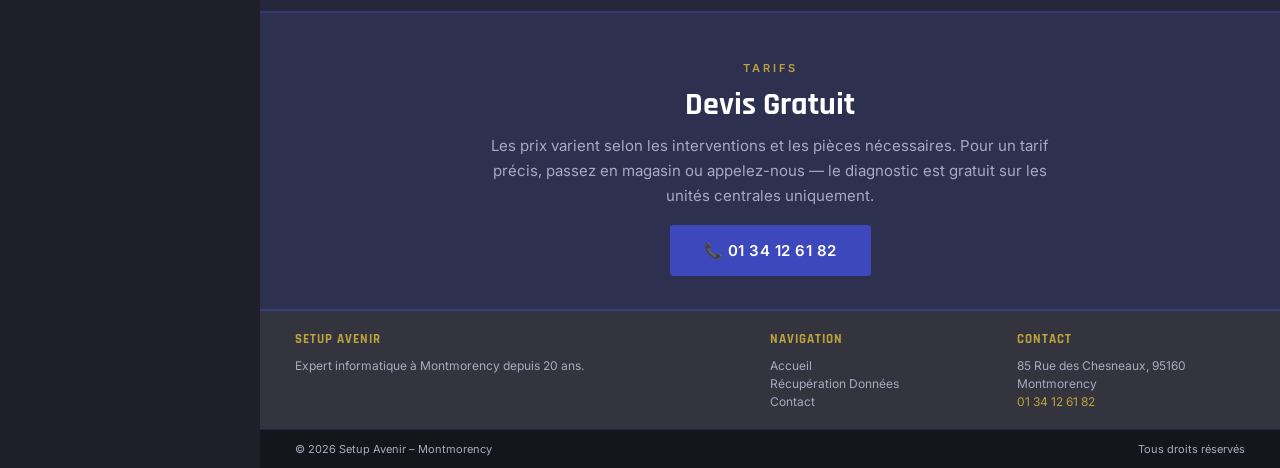
<file: prestation.html>
<!DOCTYPE html>
<html lang="fr">
<head>
  <meta charset="UTF-8">
  <meta name="viewport" content="width=device-width, initial-scale=1.0">
  <title>Prestations Informatique | Setup Avenir – Réparation PC Montmorency</title>
  <meta name="description" content="Toutes les prestations de Setup Avenir à Montmorency : réparation PC portable et bureau, installation Windows 10/11, formatage, clonage disque, Pack Office, dépannage à domicile. Devis gratuit.">
  <link rel="canonical" href="https://setupavenir.fr/prestation.html">
  <link rel="icon" type="image/png" href="images/logo_transparent.png">
  <link rel="stylesheet" href="css/style.css">

  <!-- Open Graph -->
  <meta property="og:type" content="website">
  <meta property="og:title" content="Prestations | Setup Avenir – Réparation Informatique Montmorency">
  <meta property="og:description" content="Réparation matérielle, installation Windows, clonage disque, Pack Office, dépannage à domicile. Expert informatique à Montmorency depuis 20 ans.">
  <meta property="og:image" content="https://setupavenir.fr/images/devanture.jpg">
  <meta property="og:url" content="https://setupavenir.fr/prestation.html">
  <meta property="og:locale" content="fr_FR">
</head>
<body>

<button class="menu-toggle" onclick="document.querySelector('.sidebar').classList.toggle('open')">☰</button>

<aside class="sidebar">
  <div class="sidebar-logo">
    <img src="images/logo_transparent.png" alt="Logo Setup Avenir – Réparation informatique Montmorency">
    <div class="sidebar-logo-text">Setup Avenir</div>
    <div class="sidebar-logo-sub">Montmorency</div>
  </div>
  <nav class="sidebar-nav">
    <a href="index.html"><span class="icon">🏠</span> Accueil</a>
    <a href="prestation.html" class="active"><span class="icon">🔧</span> Prestations</a>
    <a href="montage.html"><span class="icon">🖥️</span> Montage</a>
    <a href="recuperationdonnees.html"><span class="icon">💾</span> Récupération</a>
    <a href="apropos.html"><span class="icon">ℹ️</span> À Propos</a>
    <a href="contact.html"><span class="icon">📍</span> Contact</a>
  </nav>
  <div class="sidebar-contact">
    <p>Nous contacter</p>
    <a href="tel:0134126182" class="phone">📞 01 34 12 61 82</a>
    <p class="availability-note">Les clients peuvent passer un appel au 01 34 12 61 82 24h sur 24.</p>
    <div class="sidebar-hours">Mar–Sam 10h30–19h<br>Lun 10h30–13h<br>Dim fermé</div>
  </div>
</aside>

<main class="main-content">

  <div class="page-header">
    <h1>Nos <span>Prestations</span></h1>
    <p>Une gamme complète de services informatiques pour particuliers et professionnels, à des tarifs transparents.</p>
  </div>

  <!-- DEVIS -->
  <section>
    <div class="section-label">Évaluation & Diagnostic</div>
    <h2 class="section-title">Devis & Diagnostics</h2>
    <div class="prestations-list">

      <div class="prestation-item">
        <div>
          <h3>Devis sur Unités Centrales</h3>
          <p>Avant toute intervention, nous analysons votre PC de bureau pour vous proposer un devis clair et détaillé. Savoir quoi changer et pourquoi évite les mauvaises surprises et vous aide à décider en toute connaissance de cause.</p>
        </div>
      </div>

      <div class="prestation-item">
        <div>
          <h3>Devis sur Unités Centrales Gaming</h3>
          <p>Les PC gamers ont leurs spécificités (alimentation, refroidissement, CVC). Notre devis gaming tient compte des exigences thermiques et de performance pour garantir la stabilité de votre machine sous charge.</p>
        </div>
      </div>

      <div class="prestation-item">
        <div>
          <h3>Devis sur PC Portables Toutes Marques</h3>
          <p>HP, Dell, Asus, Lenovo, Acer, Toshiba… Nous intervenons sur toutes les marques. Le devis portable inclut une vérification complète de l'état de la batterie, des connecteurs, de l'écran et des performances globales.</p>
        </div>
      </div>

      <div class="prestation-item">
        <div>
          <h3>Devis pour Assurances</h3>
          <p>Votre ordinateur a été endommagé suite à un sinistre (chute, dégât des eaux, surtension) ? Nous établissons un devis détaillé conforme aux exigences de votre assureur pour faciliter votre remboursement.</p>
        </div>
      </div>

    </div>
  </section>

  <!-- WINDOWS & SYSTÈMES -->
  <section>
    <div class="section-label">Système d'exploitation</div>
    <h2 class="section-title">Windows, Mac OS & Systèmes</h2>
    <div class="prestations-list">

      <div class="prestation-item">
        <div>
          <h3>Installation Windows 11 sur PC non-compatible (BitLocker)</h3>
          <p>Microsoft bloque Windows 11 sur certains PC anciens faute de TPM 2.0 ou Secure Boot. Nous contournons cette limitation et installons Windows 11 nativement, y compris sur les systèmes chiffrés par BitLocker — sans perte de données.</p>
        </div>
      </div>

      <div class="prestation-item">
        <div>
          <h3>Formatage ou Remise à l'État Usine Windows 11</h3>
          <p>Votre PC est lent, infecté ou encombré après des années d'utilisation ? Un formatage complet repart sur une base propre. La remise à l'état usine conserve quant à elle les paramètres du constructeur. Dans les deux cas, sauvegardez vos données au préalable.</p>
        </div>
      </div>

      <div class="prestation-item">
        <div>
          <h3>Réinitialisation Windows</h3>
          <p>Option intermédiaire entre le formatage total et l'absence d'intervention, la réinitialisation Windows restaure les paramètres système par défaut tout en offrant la possibilité de conserver vos fichiers personnels.</p>
        </div>
      </div>

      <div class="prestation-item">
        <div>
          <h3>Mac OS</h3>
          <p>Nous intervenons également sur les Mac (MacBook, iMac) : réinstallation de Mac OS, dépannage système, récupération de données. L'écosystème Apple a ses particularités, nous les maîtrisons.</p>
        </div>
      </div>

    </div>
  </section>

  <!-- RÉPARATIONS MATÉRIEL -->
  <section>
    <div class="section-label">Matériel & Composants</div>
    <h2 class="section-title">Réparations Matérielles</h2>
    <div class="prestations-list">

      <div class="prestation-item">
        <div>
          <h3>Remplacement Connecteur de Charge – PC Portables</h3>
          <p>Le connecteur de charge est l'une des pièces les plus sollicitées d'un portable. Un connecteur abîmé peut empêcher la recharge, voire endommager la carte mère. Remplacement toutes marques, avec pièces de qualité.</p>
        </div>
      </div>

      <div class="prestation-item">
        <div>
          <h3>Réparation Bouton d'Allumage – Unité Centrale (Power Switch)</h3>
          <p>Si votre PC de bureau ne démarre plus en appuyant sur le bouton power, le problème peut venir du bouton lui-même ou de son connecteur sur la carte mère. Diagnostic et remplacement rapide.</p>
        </div>
      </div>

      <div class="prestation-item">
        <div>
          <h3>Changement de Toutes Pièces – PC Portables (Main d'Œuvre)</h3>
          <p>RAM, SSD, batterie, dalle d'écran, clavier, ventilateur… Si vous avez la pièce ou si nous la commandons, nous assurons le démontage, le montage et les tests de bon fonctionnement.</p>
        </div>
      </div>

      <div class="prestation-item">
        <div>
          <h3>Réparation Charnières – PC Portables (Standard)</h3>
          <p>Des charnières cassées ou trop souples finissent par déchirer le châssis et endommager les nappes d'écran. Réparer tôt évite une réparation beaucoup plus coûteuse par la suite.</p>
        </div>
      </div>

      <div class="prestation-item">
        <div>
          <h3>Réparation Charnières – PC Portables Slim (Ultra-plat)</h3>
          <p>Les ultrabooks et dalles slim ont des charnières particulièrement délicates. Cette intervention requiert un démontage précis pour ne pas briser le châssis fin. Nous disposons de l'outillage et de l'expérience nécessaires.</p>
        </div>
      </div>

      <div class="prestation-item">
        <div>
          <h3>Réparation aux Composants – PC Portables</h3>
          <p>Condensateurs défectueux, piste PCB interrompue, puce GPU qui se désoude… La microsoudure et la réparation composants permettent parfois de sauver une carte mère que la concurrence jugerait irrécupérable.</p>
        </div>
      </div>

      <div class="prestation-item">
        <div>
          <h3>Réparation aux Composants – Unité Centrale</h3>
          <p>Même approche sur les PC de bureau : remplacement de composants défaillants sur la carte mère, l'alimentation ou les cartes d'extension pour éviter le remplacement complet du matériel.</p>
        </div>
      </div>

    </div>
  </section>

  <!-- DONNÉES & CLONAGE -->
  <section>
    <div class="section-label">Données & Stockage</div>
    <h2 class="section-title">Clonage, Drivers & Fichiers Système</h2>
    <div class="prestations-list">

      <div class="prestation-item">
        <div>
          <h3>Clonage de Disque Dur</h3>
          <p>Vous changez de disque dur ou migrez vers un SSD sans vouloir réinstaller Windows ? Le clonage copie exactement votre système sur le nouveau support, démarrage compris — zéro perte de données, zéro réinstallation.</p>
        </div>
      </div>

      <div class="prestation-item">
        <div>
          <h3>Réparation du Système de Fichiers Windows 10/11 (sans perte de données)</h3>
          <p>Erreurs BSOD, fichiers système corrompus, Windows qui refuse de démarrer — nous réparons le système de fichiers en profondeur tout en préservant vos documents, photos et applications.</p>
        </div>
      </div>

      <div class="prestation-item">
        <div>
          <h3>Installation de Tous Drivers et Pilotes</h3>
          <p>Après un formatage, les pilotes sont souvent manquants ou obsolètes (son, réseau, vidéo, USB). Nous installons et mettons à jour l'ensemble des drivers pour assurer un fonctionnement optimal de votre matériel.</p>
        </div>
      </div>

      <div class="prestation-item">
        <div>
          <h3>Installation de Tous Drivers et Pilotes – PC Gaming</h3>
          <p>Sur un PC gamer, les pilotes GPU (NVIDIA / AMD), chipset, réseau et audio sont critiques pour les performances. Nous veillons à installer les versions stables et optimisées pour le jeu.</p>
        </div>
      </div>

    </div>
  </section>

  <!-- LOGICIELS & DÉPANNAGE -->
  <section>
    <div class="section-label">Logiciels & Mobilité</div>
    <h2 class="section-title">Logiciels, Dépannage & Pack Office</h2>
    <div class="prestations-list">

      <div class="prestation-item">
        <div>
          <h3>Dépannage à Domicile (moins de 300 m GPS)</h3>
          <p>Vous êtes à proximité du magasin et ne pouvez pas déplacer votre équipement ? Nous venons chez vous pour résoudre vos problèmes sur place : configuration réseau, virus, problèmes d'imprimante, périphériques, etc.</p>
        </div>
      </div>

      <div class="prestation-item">
        <div>
          <h3>Installation Pack Office Ancienne Génération</h3>
          <p>Office 2016, 2019 — si vous disposez déjà d'une licence ou souhaitez installer une version plus légère que les dernières, nous gérons l'installation et l'activation proprement.</p>
        </div>
      </div>

      <div class="prestation-item">
        <div>
          <h3>Installation Pack Office Pro Plus 2021/2024 – Activé à Vie</h3>
          <p>Word, Excel, PowerPoint, Outlook… Pack Office complet activé définitivement. <strong style="color:var(--or)">Attention :</strong> en cas de formatage, la licence est perdue et doit être réinstallée. Pensez à noter vos codes d'activation.</p>
        </div>
      </div>

    </div>
  </section>

  <section style="background: var(--bg3); border-top: 2px solid rgba(62,72,189,0.4);">
    <div style="text-align:center; max-width:600px; margin: 0 auto;">
      <div class="section-label">Tarifs</div>
      <h2 class="section-title">Devis Gratuit</h2>
      <p class="section-desc" style="margin: 0 auto 30px;">Les prix varient selon les interventions et les pièces nécessaires. Pour un tarif précis, passez en magasin ou appelez-nous — le diagnostic est gratuit sur les unités centrales uniquement.</p>
      <a href="tel:0134126182" class="btn-primary">📞 01 34 12 61 82</a>
    </div>
  </section>

</main>

<footer class="footer">
  <div>
    <h4>Setup Avenir</h4>
    <p>Expert informatique à Montmorency depuis 20 ans.</p>
  </div>
  <div>
    <h4>Navigation</h4>
    <a href="index.html" style="display:block">Accueil</a>
    <a href="recuperationdonnees.html" style="display:block">Récupération Données</a>
    <a href="contact.html" style="display:block">Contact</a>
  </div>
  <div>
    <h4>Contact</h4>
    <p>85 Rue des Chesneaux, 95160 Montmorency</p>
    <p><a href="tel:0134126182" style="color:var(--or)">01 34 12 61 82</a></p>
  </div>
</footer>
<div class="footer-bottom">
  <span>© 2026 Setup Avenir – Montmorency</span>
  <span>Tous droits réservés</span>
</div>
</body>
</html>
</file>
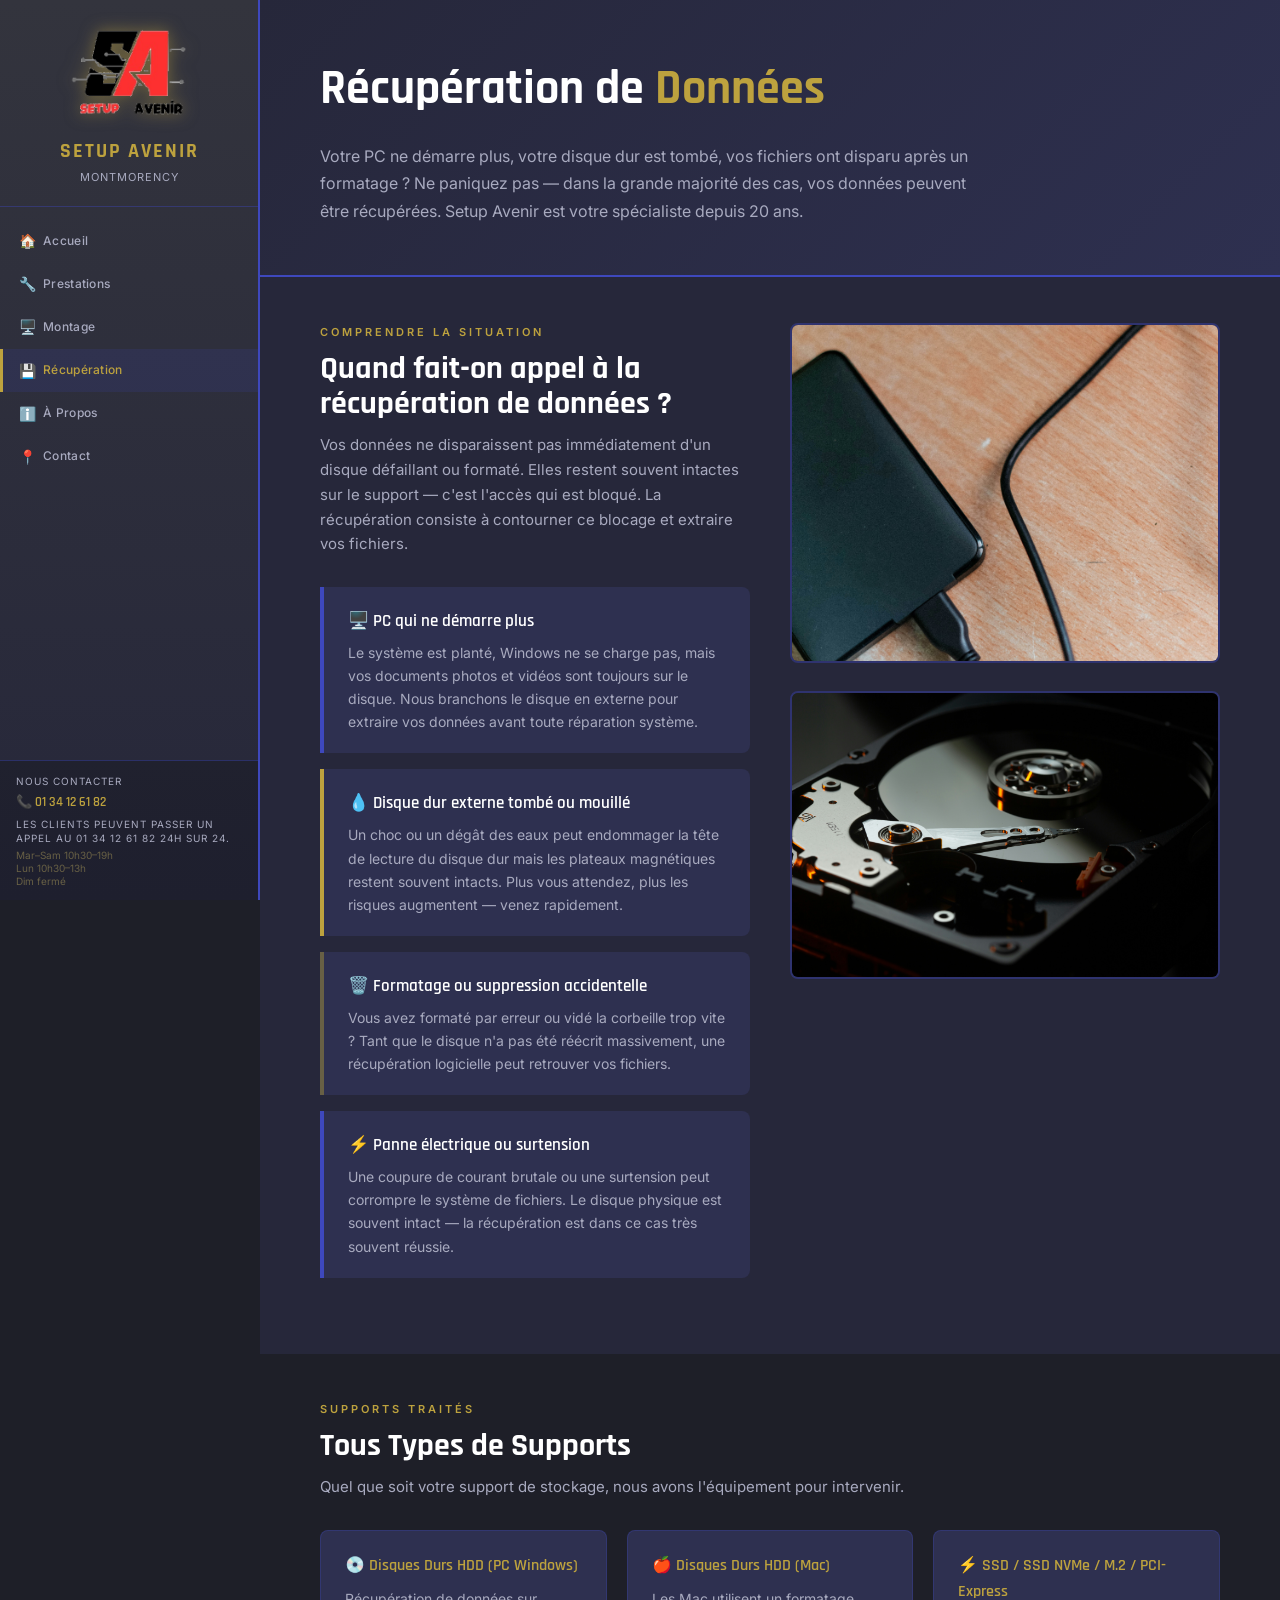
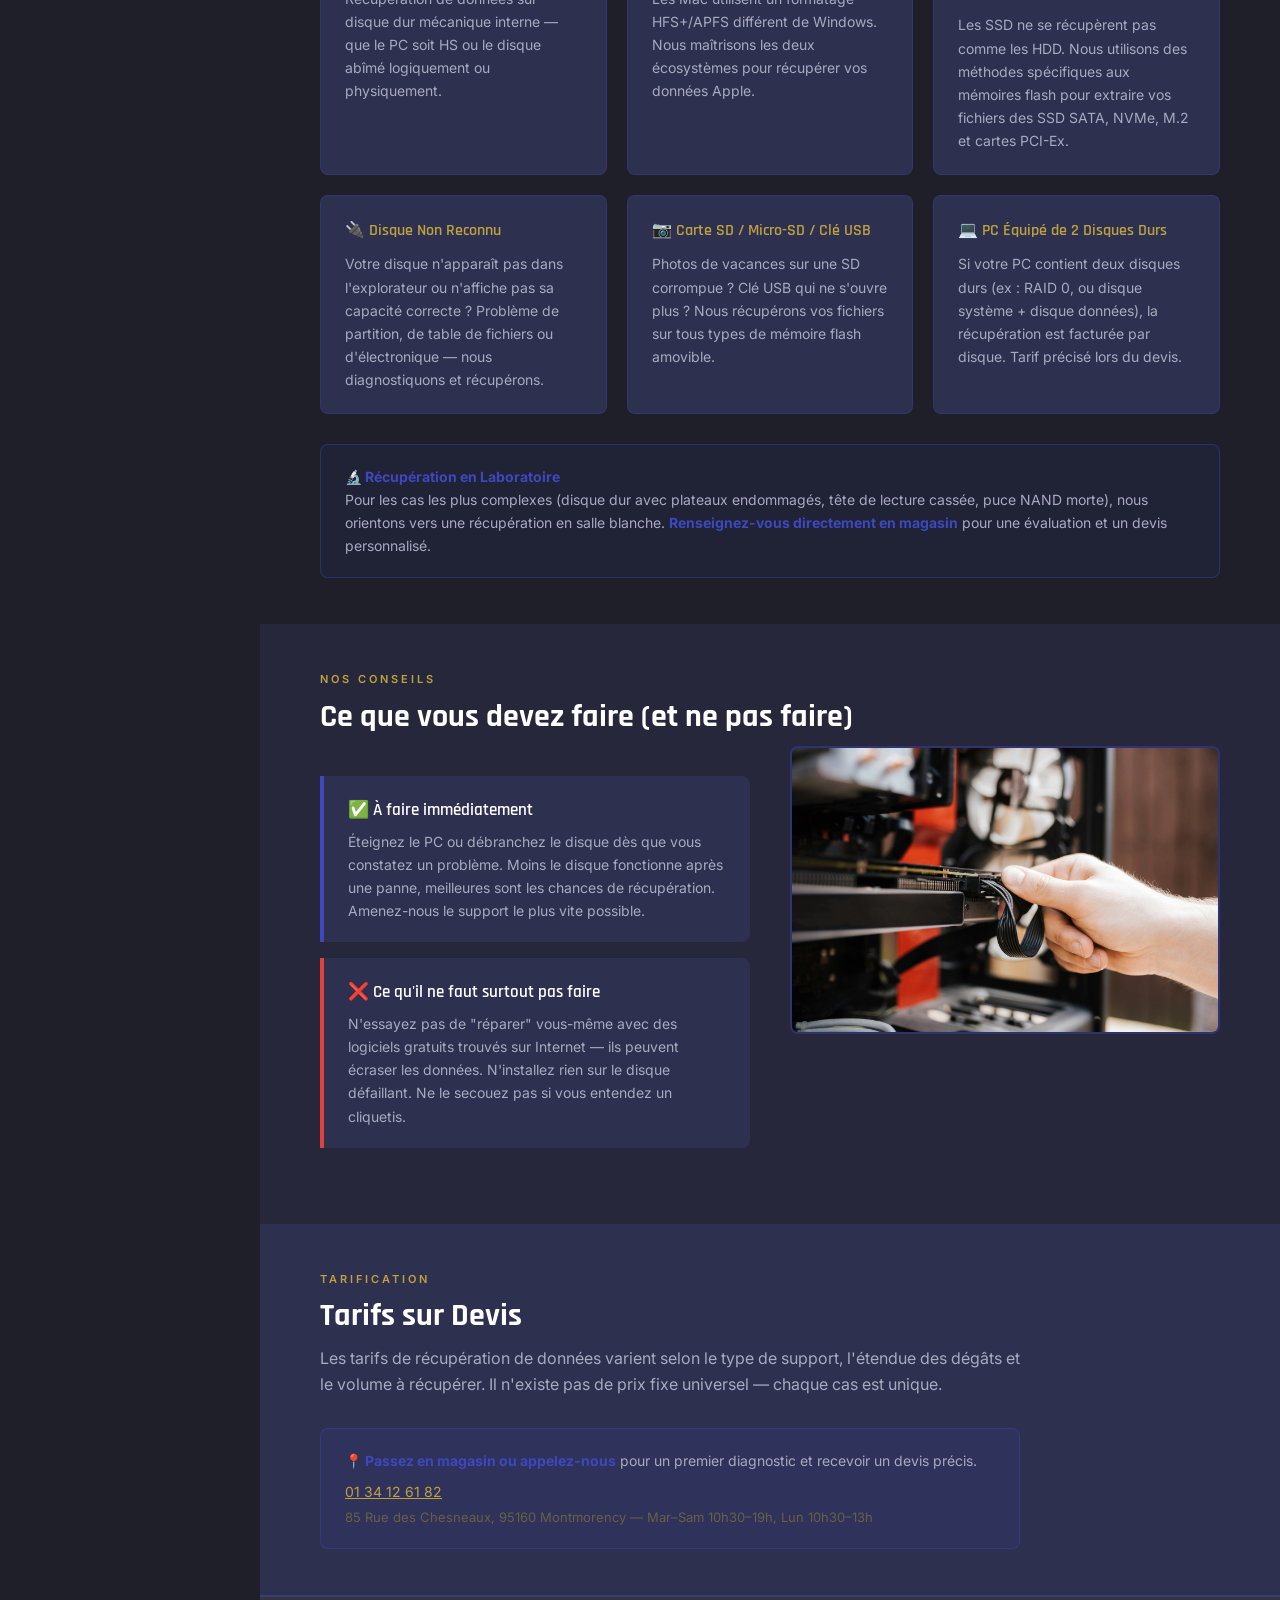
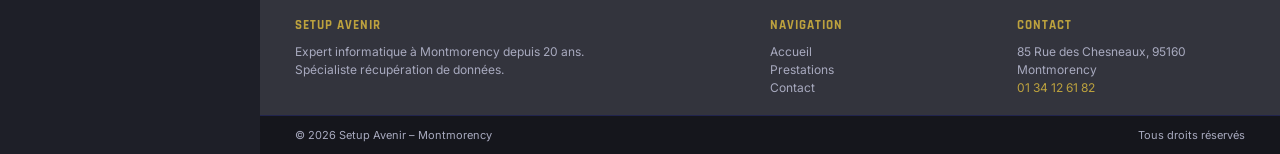
<file: recuperationdonnees.html>
<!DOCTYPE html>
<html lang="fr">
<head>
  <meta charset="UTF-8">
  <meta name="viewport" content="width=device-width, initial-scale=1.0">
  <title>Récupération de Données | Setup Avenir – Montmorency Val-d'Oise</title>
  <meta name="description" content="Récupération de données à Montmorency : disque dur HS, SSD, carte SD, clé USB, formatage accidentel. Setup Avenir intervient sur tous supports depuis 20 ans. 01 34 12 61 82.">
  <link rel="canonical" href="https://setupavenir.fr/recuperationdonnees.html">
  <link rel="icon" type="image/png" href="images/logo_transparent.png">
  <link rel="stylesheet" href="css/style.css">

  <!-- Open Graph -->
  <meta property="og:type" content="website">
  <meta property="og:title" content="Récupération de Données | Setup Avenir – Montmorency">
  <meta property="og:description" content="Disque dur mort, formatage accidentel, PC qui ne démarre plus ? Setup Avenir récupère vos données à Montmorency. HDD, SSD, carte SD, clé USB.">
  <meta property="og:image" content="https://setupavenir.fr/images/devanture.jpg">
  <meta property="og:url" content="https://setupavenir.fr/recuperationdonnees.html">
  <meta property="og:locale" content="fr_FR">
</head>
<body>

<button class="menu-toggle" onclick="document.querySelector('.sidebar').classList.toggle('open')">☰</button>

<aside class="sidebar">
  <div class="sidebar-logo">
    <img src="images/logo_transparent.png" alt="Logo Setup Avenir – Réparation informatique Montmorency">
    <div class="sidebar-logo-text">Setup Avenir</div>
    <div class="sidebar-logo-sub">Montmorency</div>
  </div>
  <nav class="sidebar-nav">
    <a href="index.html"><span class="icon">🏠</span> Accueil</a>
    <a href="prestation.html"><span class="icon">🔧</span> Prestations</a>
    <a href="montage.html"><span class="icon">🖥️</span> Montage</a>
    <a href="recuperationdonnees.html" class="active"><span class="icon">💾</span> Récupération</a>
    <a href="apropos.html"><span class="icon">ℹ️</span> À Propos</a>
    <a href="contact.html"><span class="icon">📍</span> Contact</a>
  </nav>
  <div class="sidebar-contact">
    <p>Nous contacter</p>
    <a href="tel:0134126182" class="phone">📞 01 34 12 61 82</a>
    <p class="availability-note">Les clients peuvent passer un appel au 01 34 12 61 82 24h sur 24.</p>
    <div class="sidebar-hours">Mar–Sam 10h30–19h<br>Lun 10h30–13h<br>Dim fermé</div>
  </div>
</aside>

<main class="main-content">

  <!-- HERO RÉCUP -->
  <div class="recuperation-hero">
    <h1>Récupération de <span>Données</span></h1>
    <p>Votre PC ne démarre plus, votre disque dur est tombé, vos fichiers ont disparu après un formatage ? Ne paniquez pas — dans la grande majorité des cas, vos données peuvent être récupérées. Setup Avenir est votre spécialiste depuis 20 ans.</p>
  </div>

  <!-- POURQUOI & SCÉNARIOS -->
  <section>
    <div class="recup-grid">
      <div>
        <div class="section-label">Comprendre la situation</div>
        <h2 class="section-title">Quand fait-on appel à la récupération de données ?</h2>
        <p style="color: var(--texte2); margin-bottom: 20px;">Vos données ne disparaissent pas immédiatement d'un disque défaillant ou formaté. Elles restent souvent intactes sur le support — c'est l'accès qui est bloqué. La récupération consiste à contourner ce blocage et extraire vos fichiers.</p>

        <div class="scenario-cards">
          <div class="scenario-card">
            <h3>🖥️ PC qui ne démarre plus</h3>
            <p>Le système est planté, Windows ne se charge pas, mais vos documents photos et vidéos sont toujours sur le disque. Nous branchons le disque en externe pour extraire vos données avant toute réparation système.</p>
          </div>
          <div class="scenario-card gold">
            <h3>💧 Disque dur externe tombé ou mouillé</h3>
            <p>Un choc ou un dégât des eaux peut endommager la tête de lecture du disque dur mais les plateaux magnétiques restent souvent intacts. Plus vous attendez, plus les risques augmentent — venez rapidement.</p>
          </div>
          <div class="scenario-card bronze">
            <h3>🗑️ Formatage ou suppression accidentelle</h3>
            <p>Vous avez formaté par erreur ou vidé la corbeille trop vite ? Tant que le disque n'a pas été réécrit massivement, une récupération logicielle peut retrouver vos fichiers.</p>
          </div>
          <div class="scenario-card">
            <h3>⚡ Panne électrique ou surtension</h3>
            <p>Une coupure de courant brutale ou une surtension peut corrompre le système de fichiers. Le disque physique est souvent intact — la récupération est dans ce cas très souvent réussie.</p>
          </div>
        </div>
      </div>
      <div>
        <img src="images/disquedurexterne.jpg" alt="Récupération de données sur disque dur externe – Setup Avenir Montmorency" class="recup-img" style="margin-bottom:20px">
        <img src="images/disquedur.jpg" alt="Disque dur interne ouvert – récupération de données Setup Avenir" class="recup-img">
      </div>
    </div>
  </section>

  <!-- TYPES DE SUPPORTS -->
  <section>
    <div class="section-label">Supports traités</div>
    <h2 class="section-title">Tous Types de Supports</h2>
    <p class="section-desc">Quel que soit votre support de stockage, nous avons l'équipement pour intervenir.</p>

    <div class="tarifs-grid">

      <div class="tarif-card">
        <h4>💿 Disques Durs HDD (PC Windows)</h4>
        <p>Récupération de données sur disque dur mécanique interne — que le PC soit HS ou le disque abîmé logiquement ou physiquement.</p>
      </div>

      <div class="tarif-card">
        <h4>🍎 Disques Durs HDD (Mac)</h4>
        <p>Les Mac utilisent un formatage HFS+/APFS différent de Windows. Nous maîtrisons les deux écosystèmes pour récupérer vos données Apple.</p>
      </div>

      <div class="tarif-card">
        <h4>⚡ SSD / SSD NVMe / M.2 / PCI-Express</h4>
        <p>Les SSD ne se récupèrent pas comme les HDD. Nous utilisons des méthodes spécifiques aux mémoires flash pour extraire vos fichiers des SSD SATA, NVMe, M.2 et cartes PCI-Ex.</p>
      </div>

      <div class="tarif-card">
        <h4>🔌 Disque Non Reconnu</h4>
        <p>Votre disque n'apparaît pas dans l'explorateur ou n'affiche pas sa capacité correcte ? Problème de partition, de table de fichiers ou d'électronique — nous diagnostiquons et récupérons.</p>
      </div>

      <div class="tarif-card">
        <h4>📷 Carte SD / Micro-SD / Clé USB</h4>
        <p>Photos de vacances sur une SD corrompue ? Clé USB qui ne s'ouvre plus ? Nous récupérons vos fichiers sur tous types de mémoire flash amovible.</p>
      </div>

      <div class="tarif-card">
        <h4>💻 PC Équipé de 2 Disques Durs</h4>
        <p>Si votre PC contient deux disques durs (ex : RAID 0, ou disque système + disque données), la récupération est facturée par disque. Tarif précisé lors du devis.</p>
      </div>

    </div>

    <!-- Récupération labo -->
    <div class="tarif-note" style="margin-top:30px">
      <strong>🔬 Récupération en Laboratoire</strong><br>
      Pour les cas les plus complexes (disque dur avec plateaux endommagés, tête de lecture cassée, puce NAND morte), nous orientons vers une récupération en salle blanche. <strong>Renseignez-vous directement en magasin</strong> pour une évaluation et un devis personnalisé.
    </div>
  </section>

  <!-- CONSEILS -->
  <section>
    <div class="section-label">Nos conseils</div>
    <h2 class="section-title">Ce que vous devez faire (et ne pas faire)</h2>
    <div class="recup-grid">
      <div>
        <div class="scenario-cards">
          <div class="scenario-card" style="border-left-color: var(--bleu)">
            <h3>✅ À faire immédiatement</h3>
            <p>Éteignez le PC ou débranchez le disque dès que vous constatez un problème. Moins le disque fonctionne après une panne, meilleures sont les chances de récupération. Amenez-nous le support le plus vite possible.</p>
          </div>
          <div class="scenario-card" style="border-left-color: #e04040">
            <h3>❌ Ce qu'il ne faut surtout pas faire</h3>
            <p>N'essayez pas de "réparer" vous-même avec des logiciels gratuits trouvés sur Internet — ils peuvent écraser les données. N'installez rien sur le disque défaillant. Ne le secouez pas si vous entendez un cliquetis.</p>
          </div>
        </div>
      </div>
      <div>
        <img src="images/branchementpc.jpg" alt="Branchement PC pour récupération de données – Setup Avenir Montmorency" class="recup-img">
      </div>
    </div>
  </section>

  <!-- TARIFS NOTE -->
  <section style="background: var(--bg3)">
    <div style="max-width: 700px;">
      <div class="section-label">Tarification</div>
      <h2 class="section-title">Tarifs sur Devis</h2>
      <p style="color: var(--texte2); margin-bottom: 20px; font-size: 16px;">Les tarifs de récupération de données varient selon le type de support, l'étendue des dégâts et le volume à récupérer. Il n'existe pas de prix fixe universel — chaque cas est unique.</p>
      <div class="tarif-note">
        <strong>📍 Passez en magasin ou appelez-nous</strong> pour un premier diagnostic et recevoir un devis précis.<br>
        <span style="display:block; margin-top:8px"><a href="tel:0134126182" style="color:var(--or)">01 34 12 61 82</a></span>
        <span style="display:block; margin-top:4px; font-size: 13px; color: var(--bronze);">85 Rue des Chesneaux, 95160 Montmorency — Mar–Sam 10h30–19h, Lun 10h30–13h</span>
      </div>
    </div>
  </section>

</main>

<footer class="footer">
  <div>
    <h4>Setup Avenir</h4>
    <p>Expert informatique à Montmorency depuis 20 ans.<br>Spécialiste récupération de données.</p>
  </div>
  <div>
    <h4>Navigation</h4>
    <a href="index.html" style="display:block">Accueil</a>
    <a href="prestation.html" style="display:block">Prestations</a>
    <a href="contact.html" style="display:block">Contact</a>
  </div>
  <div>
    <h4>Contact</h4>
    <p>85 Rue des Chesneaux, 95160 Montmorency</p>
    <p><a href="tel:0134126182" style="color:var(--or)">01 34 12 61 82</a></p>
  </div>
</footer>
<div class="footer-bottom">
  <span>© 2026 Setup Avenir – Montmorency</span>
  <span>Tous droits réservés</span>
</div>
</body>
</html>
</file>
<file: css/style.css>
/* ============================================
   SETUP AVENIR - CSS Principal
   Palette: #3E48BD (bleu) #BDA23E (or) #484D7D (violet) #686045 (bronze) #33343D (sombre)
   ============================================ */

@import url('https://fonts.googleapis.com/css2?family=Rajdhani:wght@500;600;700&family=Inter:wght@300;400;500;600&display=swap');

:root {
  --bleu:      #3E48BD;
  --or:        #BDA23E;
  --violet:    #484D7D;
  --bronze:    #686045;
  --sombre:    #33343D;
  --bg:        #1E1F28;
  --bg2:       #26273A;
  --bg3:       #2E3050;
  --texte:     #E8E9F3;
  --texte2:    #A8AABF;
  --sidebar-w: 260px;
  --accent:    var(--or);
}

* { margin: 0; padding: 0; box-sizing: border-box; }

html { scroll-behavior: smooth; }

body {
  font-family: 'Inter', sans-serif;
  background: var(--bg);
  color: var(--texte);
  display: block;
  min-height: 100vh;
  font-size: 15px;
  line-height: 1.65;
  overflow-x: hidden;
}

/* ===== SIDEBAR ===== */
.sidebar {
  width: var(--sidebar-w);
  min-height: 100vh;
  background: linear-gradient(180deg, var(--sombre) 0%, var(--bg2) 100%);
  position: fixed;
  top: 0; left: 0;
  display: flex;
  flex-direction: column;
  border-right: 2px solid var(--bleu);
  z-index: 100;
}

.sidebar-logo {
  padding: 28px 20px 20px;
  border-bottom: 1px solid rgba(62,72,189,0.4);
  text-align: center;
}

.sidebar-logo img {
  width: 120px;
  height: auto;
  filter: drop-shadow(0 0 8px rgba(189,162,62,0.5));
}

.sidebar-logo-text {
  font-family: 'Rajdhani', sans-serif;
  font-size: 20px;
  font-weight: 700;
  color: var(--or);
  letter-spacing: 2px;
  margin-top: 8px;
  text-transform: uppercase;
}

.sidebar-logo-sub {
  font-size: 11px;
  color: var(--texte2);
  letter-spacing: 1px;
  text-transform: uppercase;
}

nav.sidebar-nav {
  padding: 12px 0;
  flex: 1;
}

nav.sidebar-nav a {
  display: flex;
  align-items: center;
  gap: 8px;
  padding: 10px 16px;
  color: var(--texte2);
  text-decoration: none;
  font-size: 12px;
  font-weight: 500;
  letter-spacing: 0.3px;
  transition: all 0.2s;
  border-left: 3px solid transparent;
  position: relative;
  white-space: nowrap;
}

nav.sidebar-nav a:hover,
nav.sidebar-nav a.active {
  color: var(--or);
  background: rgba(62,72,189,0.15);
  border-left-color: var(--or);
}

nav.sidebar-nav a .icon {
  width: 16px;
  text-align: center;
  font-size: 14px;
}

.sidebar-contact {
  padding: 12px 16px;
  border-top: 1px solid rgba(62,72,189,0.4);
  background: rgba(0,0,0,0.2);
}

.sidebar-contact p {
  font-size: 10px;
  color: var(--texte2);
  margin-bottom: 2px;
  text-transform: uppercase;
  letter-spacing: 1px;
}

.sidebar-contact .phone {
  font-family: 'Rajdhani', sans-serif;
  font-size: 13px;
  font-weight: 600;
  color: var(--or);
  display: block;
  text-decoration: none;
}

.sidebar-contact .phone:hover { color: #fff; }

.sidebar-hours {
  font-size: 10px;
  color: var(--bronze);
  margin-top: 4px;
  line-height: 1.3;
}

.availability-note {
  font-size: 10px;
  color: var(--or);
  margin: 4px 0 6px;
  line-height: 1.4;
}

/* ===== MAIN CONTENT ===== */
.main-content {
  margin-left: var(--sidebar-w);
  width: calc(100% - var(--sidebar-w));
  min-height: 100vh;
}

/* ===== HERO ===== */
.hero {
  position: relative;
  min-height: 95vh;
  display: flex;
  align-items: center;
  overflow: hidden;
}

.hero-bg {
  position: absolute;
  inset: 0;
  background-image: url('../images/devanture.jpg');
  background-size: cover;
  background-position: center;
  filter: brightness(0.35) saturate(0.8);
}

.hero-overlay {
  position: absolute;
  inset: 0;
  background: linear-gradient(135deg, rgba(62,72,189,0.55) 0%, rgba(33,34,45,0.8) 70%);
}

.hero-content {
  position: relative;
  z-index: 2;
  padding: 60px 60px 60px;
  max-width: 720px;
}

.hero-badge {
  display: inline-block;
  background: var(--bleu);
  color: #fff;
  font-size: 11px;
  font-weight: 600;
  letter-spacing: 2px;
  text-transform: uppercase;
  padding: 5px 14px;
  border-radius: 20px;
  margin-bottom: 20px;
}

.hero-title {
  font-family: 'Rajdhani', sans-serif;
  font-size: 58px;
  font-weight: 700;
  line-height: 1.05;
  color: #fff;
  margin-bottom: 6px;
}

.hero-title span { color: var(--or); }

.hero-subtitle {
  font-size: 20px;
  font-weight: 300;
  color: var(--texte2);
  margin-bottom: 30px;
  letter-spacing: 0.3px;
}

.hero-desc {
  font-size: 16px;
  color: rgba(232,233,243,0.85);
  max-width: 520px;
  margin-bottom: 40px;
  line-height: 1.7;
}

.hero-cta {
  display: flex;
  gap: 16px;
  flex-wrap: wrap;
}

.btn-primary {
  background: var(--bleu);
  color: #fff;
  padding: 14px 32px;
  border-radius: 4px;
  text-decoration: none;
  font-weight: 600;
  font-size: 15px;
  letter-spacing: 0.5px;
  transition: all 0.2s;
  border: 2px solid var(--bleu);
}

.btn-primary:hover { background: #5060d0; border-color: #5060d0; transform: translateY(-1px); }

.btn-secondary {
  background: transparent;
  color: var(--or);
  padding: 14px 32px;
  border-radius: 4px;
  text-decoration: none;
  font-weight: 600;
  font-size: 15px;
  letter-spacing: 0.5px;
  transition: all 0.2s;
  border: 2px solid var(--or);
}

.btn-secondary:hover { background: rgba(189,162,62,0.15); transform: translateY(-1px); }

.hero-stats {
  position: absolute;
  bottom: 40px;
  right: 60px;
  display: flex;
  gap: 40px;
  z-index: 2;
}

.stat {
  text-align: center;
}

.stat-num {
  font-family: 'Rajdhani', sans-serif;
  font-size: 42px;
  font-weight: 700;
  color: var(--or);
  line-height: 1;
}

.stat-label {
  font-size: 12px;
  color: var(--texte2);
  text-transform: uppercase;
  letter-spacing: 1px;
  margin-top: 4px;
}

/* ===== SECTIONS ===== */
section {
  padding: 46px 60px;
}

section:nth-child(even) { background: var(--bg2); }

.section-label {
  font-size: 11px;
  color: var(--or);
  text-transform: uppercase;
  letter-spacing: 3px;
  font-weight: 600;
  margin-bottom: 10px;
}

.section-title {
  font-family: 'Rajdhani', sans-serif;
  font-size: 32px;
  font-weight: 700;
  color: #fff;
  margin-bottom: 12px;
  line-height: 1.1;
}

.section-desc {
  color: var(--texte2);
  max-width: 600px;
  margin-bottom: 30px;
  font-size: 15px;
}

/* ===== SERVICES GRID ===== */
.cta-stack {
  display: flex;
  justify-content: center;
  gap: 14px;
  flex-wrap: wrap;
}

.cta-stack .btn-primary,
.cta-stack .btn-secondary {
  display: inline-flex;
  align-items: center;
  justify-content: center;
  min-width: 180px;
}

@media (max-width: 768px) {
  .cta-stack {
    flex-direction: column;
    align-items: center;
    gap: 12px;
  }

  .cta-stack .btn-primary,
  .cta-stack .btn-secondary {
    width: min(100%, 280px);
  }
}

.services-grid {
  display: grid;
  grid-template-columns: repeat(auto-fill, minmax(280px, 1fr));
  gap: 24px;
}

.service-card {
  background: var(--bg3);
  border: 1px solid rgba(62,72,189,0.3);
  border-radius: 8px;
  padding: 30px;
  transition: all 0.25s;
  position: relative;
  overflow: hidden;
}

.service-card::before {
  content: '';
  position: absolute;
  top: 0; left: 0; right: 0;
  height: 3px;
  background: linear-gradient(90deg, var(--bleu), var(--or));
  opacity: 0;
  transition: opacity 0.25s;
}

.service-card:hover {
  border-color: var(--bleu);
  transform: translateY(-4px);
  box-shadow: 0 12px 30px rgba(62,72,189,0.2);
}

.service-card:hover::before { opacity: 1; }

.service-icon {
  width: 52px;
  height: 52px;
  background: rgba(62,72,189,0.2);
  border-radius: 10px;
  display: flex;
  align-items: center;
  justify-content: center;
  font-size: 24px;
  margin-bottom: 18px;
  border: 1px solid rgba(62,72,189,0.4);
}

.service-card h3 {
  font-family: 'Rajdhani', sans-serif;
  font-size: 20px;
  font-weight: 600;
  color: #fff;
  margin-bottom: 10px;
}

.service-card p {
  color: var(--texte2);
  font-size: 14px;
  line-height: 1.6;
}

.service-card img {
  width: 100%;
  height: 160px;
  object-fit: cover;
  border-radius: 6px;
  margin-bottom: 16px;
}

/* ===== INFO BAND ===== */
.info-band {
  background: linear-gradient(135deg, var(--bleu) 0%, var(--violet) 100%);
  padding: 50px 60px;
  display: grid;
  grid-template-columns: repeat(auto-fit, minmax(200px, 1fr));
  gap: 30px;
  align-items: center;
}

.info-item {
  text-align: center;
}

.info-item .icon { font-size: 32px; margin-bottom: 10px; }
.info-item h3 {
  font-family: 'Rajdhani', sans-serif;
  font-size: 18px;
  font-weight: 700;
  color: #fff;
  margin-bottom: 6px;
}
.info-item p { color: rgba(255,255,255,0.75); font-size: 14px; }

/* ===== ABOUT / DEVANTURE ===== */
.about-grid {
  display: grid;
  grid-template-columns: 1fr 1fr;
  gap: 50px;
  align-items: center;
}

.about-img {
  width: 100%;
  border-radius: 8px;
  border: 2px solid rgba(62,72,189,0.4);
  object-fit: cover;
  max-height: 400px;
}

.about-text h2 {
  font-family: 'Rajdhani', sans-serif;
  font-size: 36px;
  font-weight: 700;
  color: #fff;
  margin-bottom: 16px;
  line-height: 1.15;
}

.about-text h2 span { color: var(--or); }

.about-text p {
  color: var(--texte2);
  margin-bottom: 16px;
  font-size: 15px;
}

.google-stars {
  display: flex;
  align-items: center;
  gap: 8px;
  background: rgba(189,162,62,0.12);
  border: 1px solid rgba(189,162,62,0.3);
  border-radius: 8px;
  padding: 14px 18px;
  margin-top: 24px;
  width: fit-content;
}

.stars { color: var(--or); font-size: 20px; letter-spacing: 2px; }
.google-text { font-size: 13px; color: var(--texte2); }
.google-text strong { color: var(--or); }

/* ===== PRESTATION PAGE ===== */
.prestations-list {
  display: grid;
  grid-template-columns: repeat(2, minmax(0, 1fr));
  gap: 16px;
}

.prestation-item {
  background: var(--bg3);
  border: 1px solid rgba(62,72,189,0.3);
  border-radius: 8px;
  padding: 18px 20px;
  display: grid;
  grid-template-columns: auto 1fr;
  gap: 14px;
  align-items: start;
  transition: border-color 0.2s;
}

.prestation-item:hover { border-color: var(--or); }

.prestation-num {
  font-family: 'Rajdhani', sans-serif;
  font-size: 13px;
  font-weight: 700;
  color: var(--or);
  background: rgba(189,162,62,0.1);
  border: 1px solid rgba(189,162,62,0.3);
  border-radius: 4px;
  padding: 4px 10px;
  white-space: nowrap;
}

.prestation-item h3 {
  font-family: 'Rajdhani', sans-serif;
  font-size: 17px;
  font-weight: 600;
  color: #fff;
  margin-bottom: 6px;
}

.prestation-item p { color: var(--texte2); font-size: 13px; }

/* ===== RÉCUP DONNÉES PAGE ===== */
.recuperation-hero {
  background: linear-gradient(135deg, var(--bg2), var(--bg3));
  padding: 50px 60px;
  border-bottom: 2px solid var(--bleu);
}

.recuperation-hero h1 {
  font-family: 'Rajdhani', sans-serif;
  font-size: 48px;
  font-weight: 700;
  color: #fff;
  margin-bottom: 14px;
}

.recuperation-hero h1 span { color: var(--or); }

.recuperation-hero p {
  color: var(--texte2);
  font-size: 16px;
  max-width: 650px;
  line-height: 1.7;
}

.recup-grid {
  display: grid;
  grid-template-columns: 1fr 1fr;
  gap: 40px;
  align-items: start;
}

.recup-img {
  width: 100%;
  border-radius: 8px;
  object-fit: cover;
  max-height: 340px;
  border: 2px solid rgba(62,72,189,0.4);
}

.scenario-cards {
  display: flex;
  flex-direction: column;
  gap: 16px;
  margin: 30px 0;
}

.scenario-card {
  background: var(--bg3);
  border-left: 4px solid var(--bleu);
  border-radius: 0 8px 8px 0;
  padding: 20px 24px;
}

.scenario-card.gold { border-left-color: var(--or); }
.scenario-card.bronze { border-left-color: var(--bronze); }

.scenario-card h3 {
  font-family: 'Rajdhani', sans-serif;
  font-size: 17px;
  font-weight: 600;
  color: #fff;
  margin-bottom: 6px;
}

.scenario-card p { color: var(--texte2); font-size: 14px; }

.tarifs-grid {
  display: grid;
  grid-template-columns: repeat(auto-fill, minmax(240px, 1fr));
  gap: 20px;
  margin-top: 30px;
}

.tarif-card {
  background: var(--bg3);
  border: 1px solid rgba(62,72,189,0.3);
  border-radius: 8px;
  padding: 22px 24px;
}

.tarif-card h4 {
  font-family: 'Rajdhani', sans-serif;
  font-size: 16px;
  font-weight: 600;
  color: var(--or);
  margin-bottom: 8px;
}

.tarif-card p { color: var(--texte2); font-size: 14px; }

.tarif-note {
  margin-top: 30px;
  background: rgba(62,72,189,0.1);
  border: 1px solid rgba(62,72,189,0.4);
  border-radius: 8px;
  padding: 20px 24px;
  color: var(--texte2);
  font-size: 14px;
}

.tarif-note strong { color: var(--bleu); }

/* ===== CONTACT PAGE ===== */
.contact-grid {
  display: grid;
  grid-template-columns: 1fr 1.2fr;
  gap: 50px;
  align-items: start;
}

.contact-info-block {
  background: var(--bg3);
  border: 1px solid rgba(62,72,189,0.3);
  border-radius: 8px;
  padding: 32px;
}

.contact-info-block h2 {
  font-family: 'Rajdhani', sans-serif;
  font-size: 28px;
  font-weight: 700;
  color: #fff;
  margin-bottom: 24px;
}

.contact-row {
  display: flex;
  gap: 16px;
  margin-bottom: 20px;
  align-items: flex-start;
}

.contact-row .icon {
  font-size: 22px;
  width: 36px;
  flex-shrink: 0;
}

.contact-row .contact-detail strong {
  display: block;
  color: var(--or);
  font-size: 13px;
  text-transform: uppercase;
  letter-spacing: 1px;
  margin-bottom: 4px;
}

.contact-row .contact-detail p,
.contact-row .contact-detail a {
  color: var(--texte);
  font-size: 15px;
  text-decoration: none;
}

.contact-row .contact-detail a:hover { color: var(--or); }

.map-container {
  width: 100%;
  height: 350px;
  border-radius: 8px;
  overflow: hidden;
  border: 2px solid rgba(62,72,189,0.4);
  margin-top: 20px;
}

.map-container iframe { width: 100%; height: 100%; border: none; filter: brightness(0.85) saturate(0.8); }

.services-extra {
  background: rgba(189,162,62,0.08);
  border: 1px solid rgba(189,162,62,0.25);
  border-radius: 8px;
  padding: 22px 26px;
  margin-top: 24px;
}

.services-extra h3 {
  font-family: 'Rajdhani', sans-serif;
  font-size: 18px;
  font-weight: 600;
  color: var(--or);
  margin-bottom: 10px;
}

.services-extra ul {
  list-style: none;
  color: var(--texte2);
  font-size: 14px;
}

.services-extra ul li { padding: 3px 0; }
.services-extra ul li::before { content: '→ '; color: var(--bleu); }

/* ===== À PROPOS ===== */
.about-hero {
  background: linear-gradient(135deg, var(--bg2), var(--bg3));
  padding: 60px;
  display: grid;
  grid-template-columns: 1fr 1fr;
  gap: 50px;
  align-items: center;
  border-bottom: 2px solid var(--bleu);
}

.timeline {
  position: relative;
  padding-left: 30px;
}

.timeline::before {
  content: '';
  position: absolute;
  left: 10px; top: 0; bottom: 0;
  width: 2px;
  background: linear-gradient(180deg, var(--bleu), var(--or));
}

.timeline-item {
  position: relative;
  margin-bottom: 28px;
}

.timeline-item::before {
  content: '';
  position: absolute;
  left: -24px;
  top: 6px;
  width: 10px;
  height: 10px;
  background: var(--or);
  border-radius: 50%;
  border: 2px solid var(--bg);
}

.timeline-item h3 {
  font-family: 'Rajdhani', sans-serif;
  font-size: 17px;
  font-weight: 600;
  color: var(--or);
  margin-bottom: 4px;
}

.timeline-item p { color: var(--texte2); font-size: 14px; }

/* ===== MONTAGE PC ===== */
.montage-grid {
  display: grid;
  grid-template-columns: repeat(auto-fill, minmax(300px, 1fr));
  gap: 28px;
}

.montage-card {
  background: var(--bg3);
  border: 1px solid rgba(62,72,189,0.3);
  border-radius: 8px;
  overflow: hidden;
  transition: all 0.25s;
}

.montage-card:hover {
  border-color: var(--or);
  transform: translateY(-4px);
  box-shadow: 0 12px 30px rgba(0,0,0,0.3);
}

.montage-card img {
  width: 100%;
  height: 200px;
  object-fit: cover;
}

.montage-card-body { padding: 22px; }

.montage-card h3 {
  font-family: 'Rajdhani', sans-serif;
  font-size: 22px;
  font-weight: 700;
  color: #fff;
  margin-bottom: 10px;
}

.montage-card p { color: var(--texte2); font-size: 14px; line-height: 1.6; }

.process-steps {
  display: grid;
  grid-template-columns: repeat(auto-fill, minmax(180px, 1fr));
  gap: 20px;
  margin-top: 30px;
}

.step {
  background: var(--bg3);
  border: 1px solid rgba(62,72,189,0.3);
  border-radius: 8px;
  padding: 22px;
  text-align: center;
}

.step-num {
  font-family: 'Rajdhani', sans-serif;
  font-size: 36px;
  font-weight: 700;
  color: var(--bleu);
  line-height: 1;
  margin-bottom: 8px;
}

.step h4 {
  font-family: 'Rajdhani', sans-serif;
  font-size: 16px;
  font-weight: 600;
  color: #fff;
  margin-bottom: 6px;
}

.step p { color: var(--texte2); font-size: 13px; }

/* ===== FOOTER ===== */
.footer,
.footer-bottom {
  margin-left: var(--sidebar-w);
  width: calc(100% - var(--sidebar-w));
  box-sizing: border-box;
}

.footer {
  background: var(--sombre);
  border-top: 2px solid rgba(62,72,189,0.5);
  padding: 18px 35px;
  display: grid;
  grid-template-columns: 2fr 1fr 1fr;
  gap: 18px;
}

.footer h4 {
  font-family: 'Rajdhani', sans-serif;
  font-size: 13px;
  font-weight: 700;
  color: var(--or);
  text-transform: uppercase;
  letter-spacing: 1px;
  margin-bottom: 6px;
}

.footer p, .footer a {
  color: var(--texte2);
  font-size: 12px;
  text-decoration: none;
  line-height: 1.5;
}

.footer a:hover { color: var(--or); }

.footer-bottom {
  background: rgba(0,0,0,0.3);
  padding: 10px 35px;
  display: flex;
  justify-content: space-between;
  align-items: center;
  gap: 12px;
  flex-wrap: wrap;
  font-size: 11px;
  color: var(--texte2);
  border-top: 1px solid rgba(62,72,189,0.3);
}

/* ===== PAGE HEADER ===== */
.page-header {
  background: linear-gradient(135deg, var(--bg2) 0%, var(--bg3) 100%);
  padding: 50px 60px 40px;
  border-bottom: 2px solid var(--bleu);
}

.page-header h1 {
  font-family: 'Rajdhani', sans-serif;
  font-size: 46px;
  font-weight: 700;
  color: #fff;
}

.page-header h1 span { color: var(--or); }

.page-header p { color: var(--texte2); font-size: 16px; margin-top: 8px; max-width: 600px; }

/* ===== HAMBURGUER MOBILE ===== */
.menu-toggle {
  display: none;
  position: fixed;
  top: 16px; left: 16px;
  z-index: 200;
  background: var(--bleu);
  color: #fff;
  border: none;
  border-radius: 6px;
  width: 42px; height: 42px;
  font-size: 20px;
  cursor: pointer;
}

/* ===== RESPONSIVE ===== */
@media (max-width: 900px) {
  :root { --sidebar-w: 0px; }

  .menu-toggle { display: flex; align-items: center; justify-content: center; }

  .sidebar {
    transform: translateX(-260px);
    width: 260px;
    transition: transform 0.3s ease;
  }

  .sidebar.open { transform: translateX(0); }

  .main-content { margin-left: 0; }

  .footer,
  .footer-bottom {
    margin-left: 0;
    width: 100%;
  }

  .hero-title { font-size: 40px; }
  .hero-content { padding: 80px 30px 40px; }
  .hero-stats { position: static; padding: 20px 30px 40px; gap: 24px; }
  .hero { flex-direction: column; align-items: flex-start; }

  section { padding: 50px 30px; }

  .about-grid,
  .recup-grid,
  .contact-grid,
  .about-hero { grid-template-columns: 1fr; }

  .footer { grid-template-columns: 1fr; padding: 22px 24px; }
  .footer-bottom { flex-direction: column; gap: 8px; padding: 12px 24px; }
}
</file>
